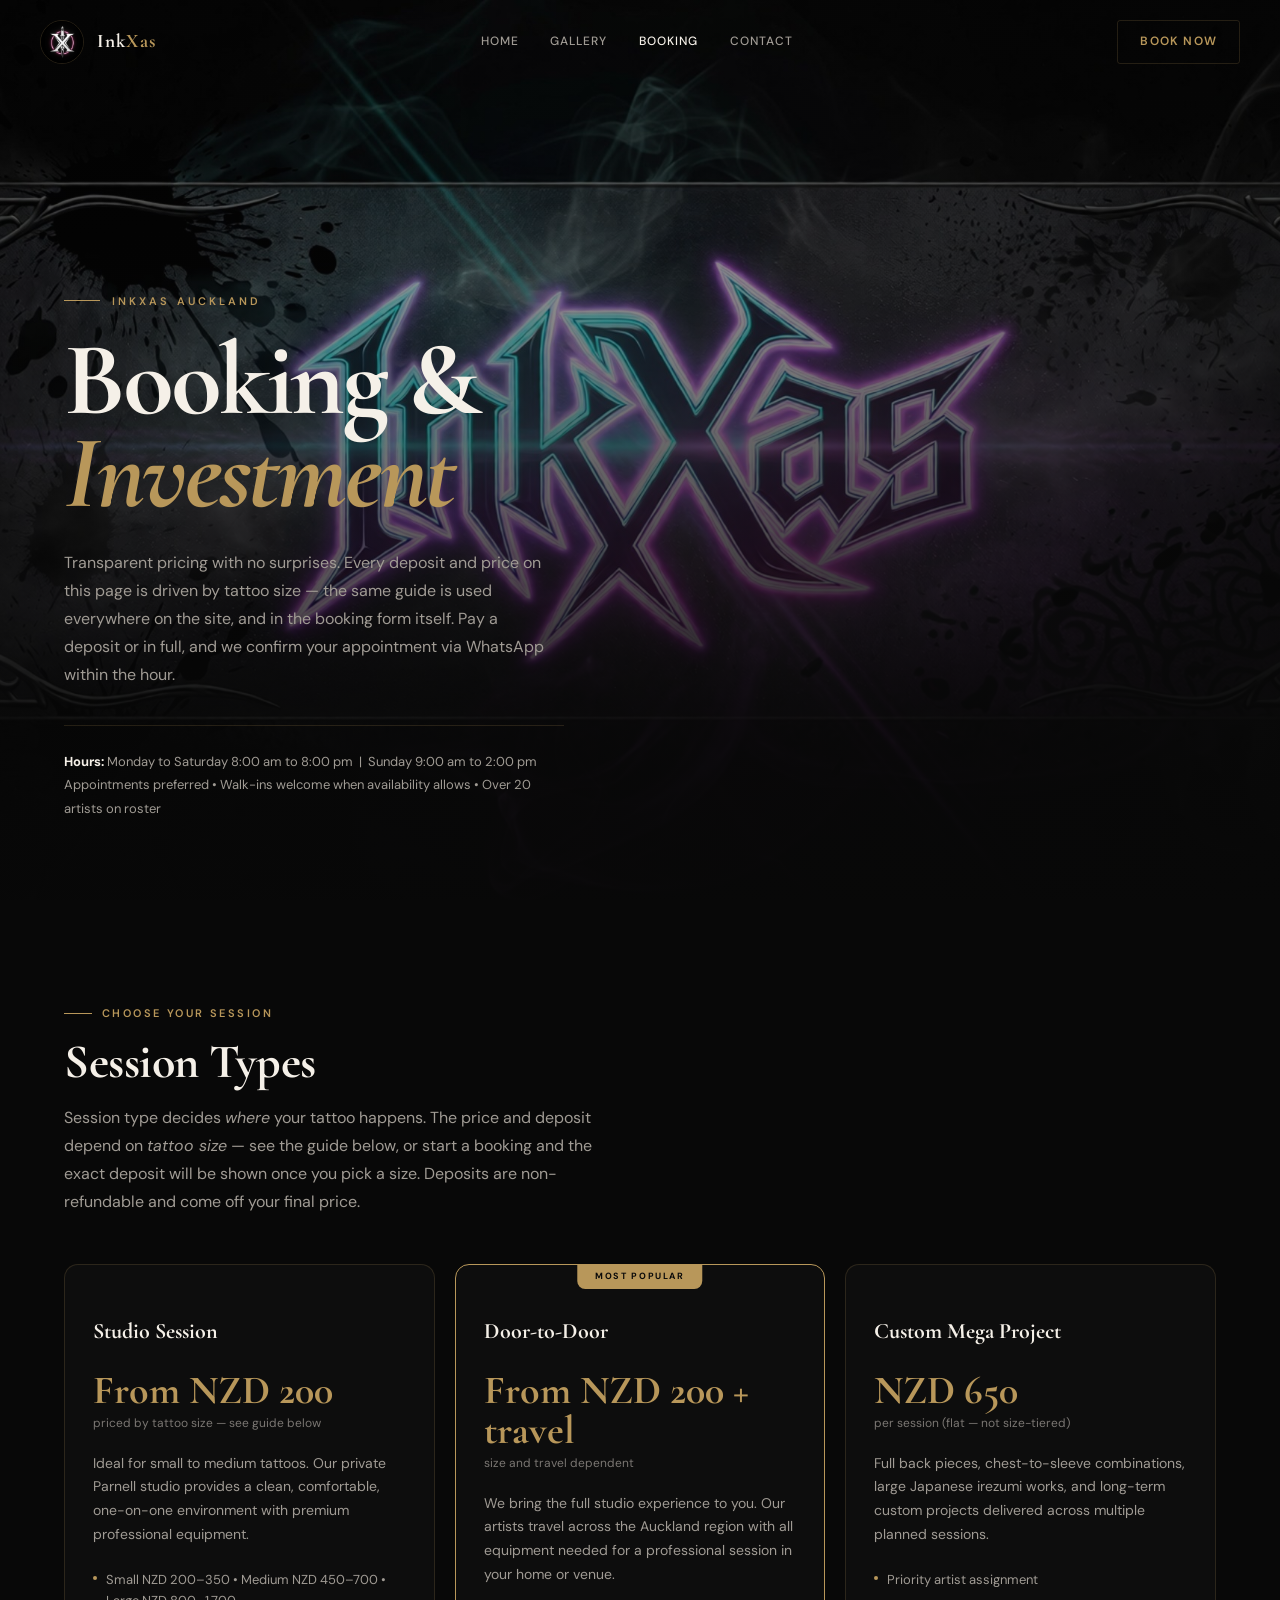
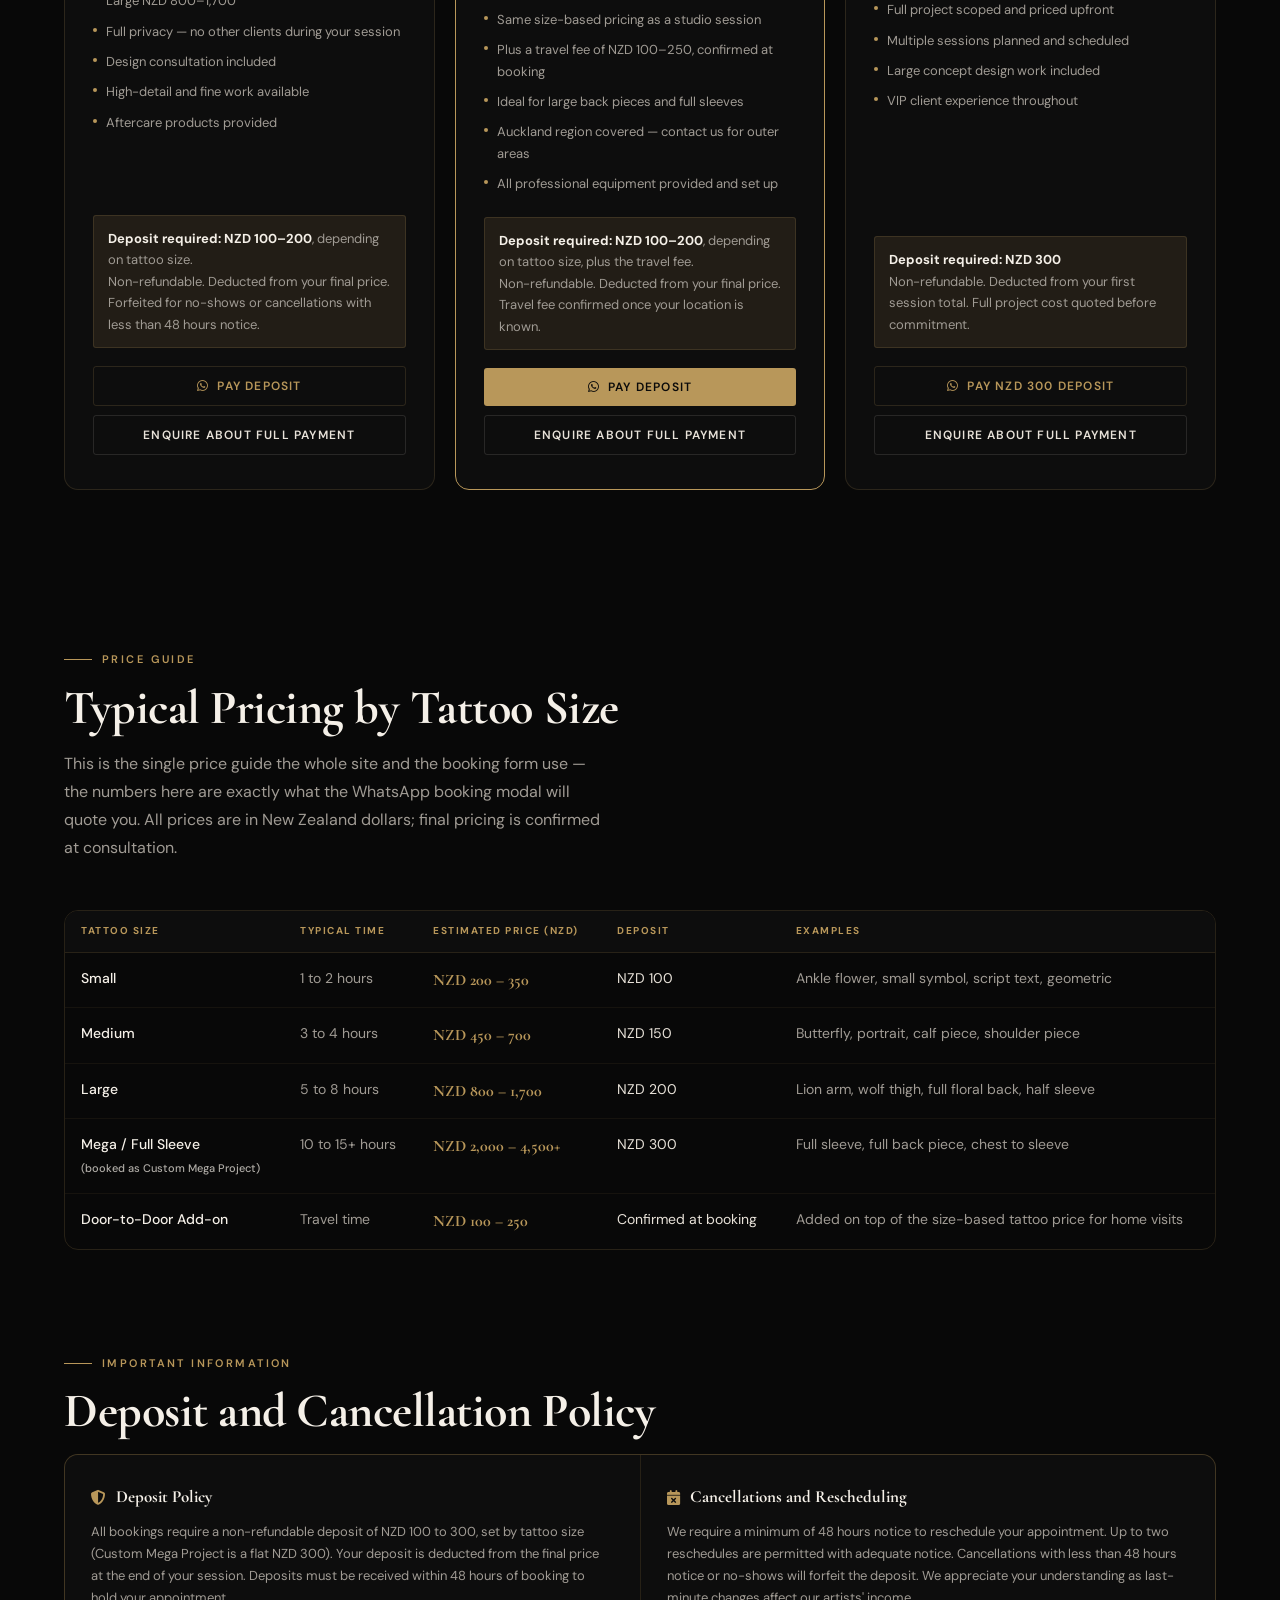
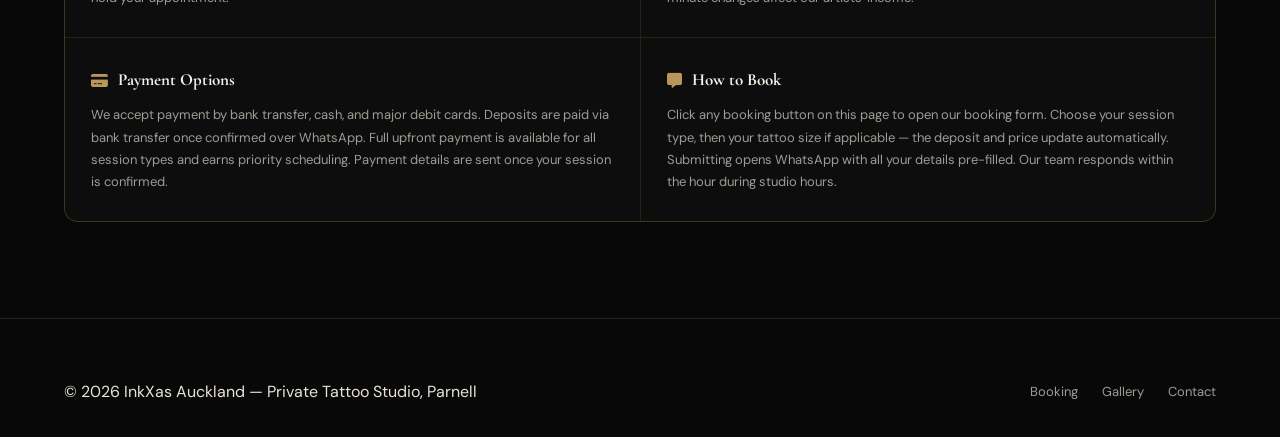
<file: pages/book.html>
<!DOCTYPE html>
<html lang="en-NZ">
<head>
  <meta charset="utf-8" />
  <meta name="viewport" content="width=device-width, initial-scale=1" />
  <title>Booking | InkXas Auckland — Private Tattoo Studio</title>
  <meta name="description" content="Book your tattoo session with InkXas Auckland. Studio sessions, door-to-door service, and custom mega projects. Pay deposit or in full via WhatsApp." />
  <link href="https://fonts.googleapis.com/css2?family=Cormorant+Garamond:ital,wght@0,400;0,600;0,700;1,400;1,600&family=DM+Sans:opsz,wght@9..40,300;9..40,400;9..40,500;9..40,600&display=swap" rel="stylesheet">
  <link rel="stylesheet" href="../styles/main.css">
  <link rel="stylesheet" href="https://cdnjs.cloudflare.com/ajax/libs/font-awesome/6.7.2/css/all.min.css">
</head>
<body>

  <!-- HEADER -->
  <header class="site-header" id="siteHeader">
    <div class="container header-inner">
      <a class="logo" href="../index.html">
        <img src="../pages/gallery/inkxaslogo.jpg" alt="InkXas Auckland logo" class="logo-img">
        <span class="logo-text">Ink<span>Xas</span></span>
      </a>
      <nav class="nav" id="nav">
        <ul class="nav-list" id="navList">
          <li><a href="../index.html"  class="nav-link">Home</a></li>
          <li><a href="./gallery.html" class="nav-link">Gallery</a></li>
          <li><a href="./book.html"    class="nav-link active">Booking</a></li>
          <li><a href="./contact.html" class="nav-link">Contact</a></li>
          <button class="nav-close" id="navClose" aria-label="Close menu">
            <i class="fa-solid fa-xmark"></i>
          </button>
        </ul>
      </nav>
      <div class="header-actions">
        <a class="btn btn-outline" href="./book.html">Book Now</a>
        <button id="navToggle" class="nav-toggle" aria-label="Open menu">
          <i class="fa-solid fa-bars"></i>
        </button>
      </div>
    </div>
  </header>

  <!-- HERO -->
  <section class="hero" aria-labelledby="bookHeroTitle">
    <div class="hero-bg" aria-hidden="true">
      <img src="../pages/gallery/inkxashero1.jpg" alt="" class="hero-bg-img">
      <div class="hero-overlay"></div>
    </div>
    <div class="hero-inner container">
      <div class="hero-content">
        <p class="hero-eyebrow">InkXas Auckland</p>
        <h1 id="bookHeroTitle" class="hero-title">Booking &amp; <em>Investment</em></h1>
        <p class="hero-sub">Transparent pricing with no surprises. Every deposit and price on this page is driven by tattoo size — the same guide is used everywhere on the site, and in the booking form itself. Pay a deposit or in full, and we confirm your appointment via WhatsApp within the hour.</p>
        <div class="hero-info">
          <p><strong>Hours:</strong> Monday to Saturday 8:00 am to 8:00 pm &nbsp;|&nbsp; Sunday 9:00 am to 2:00 pm</p>
          <p>Appointments preferred &bull; Walk-ins welcome when availability allows &bull; Over 20 artists on roster</p>
        </div>
      </div>
    </div>
  </section>

  <!-- SESSION TYPES -->
  <section class="section" id="sessions">
    <div class="container">
      <p class="section-eyebrow">Choose Your Session</p>
      <h2 class="section-title">Session Types</h2>
      <p class="section-lead">Session type decides <em>where</em> your tattoo happens. The price and deposit depend on <em>tattoo size</em> — see the guide below, or start a booking and the exact deposit will be shown once you pick a size. Deposits are non-refundable and come off your final price.</p>

      <div class="sessions-grid">

        <!-- Studio -->
        <div class="session-card">
          <h3>Studio Session</h3>
          <div class="session-price">From NZD 200</div>
          <p class="session-price-note">priced by tattoo size — see guide below</p>
          <p class="session-desc">Ideal for small to medium tattoos. Our private Parnell studio provides a clean, comfortable, one-on-one environment with premium professional equipment.</p>
          <ul class="session-features">
            <li>Small NZD 200–350 &bull; Medium NZD 450–700 &bull; Large NZD 800–1,700</li>
            <li>Full privacy — no other clients during your session</li>
            <li>Design consultation included</li>
            <li>High-detail and fine work available</li>
            <li>Aftercare products provided</li>
          </ul>
          <div class="session-deposit-box">
            <strong>Deposit required: NZD 100–200</strong>, depending on tattoo size.<br>
            Non-refundable. Deducted from your final price. Forfeited for no-shows or cancellations with less than 48 hours notice.
          </div>
          <div class="session-actions">
            <button class="btn btn-outline" data-wa-session="Studio Session" data-pay-type="deposit">
              <i class="fa-brands fa-whatsapp"></i> Pay Deposit
            </button>
            <button class="btn btn-ghost" data-wa-session="Studio Session" data-pay-type="full">
              Enquire About Full Payment
            </button>
          </div>
        </div>

        <!-- Door to Door -->
        <div class="session-card featured">
          <div class="session-popular">Most Popular</div>
          <h3>Door-to-Door</h3>
          <div class="session-price">From NZD 200 + travel</div>
          <p class="session-price-note">size and travel dependent</p>
          <p class="session-desc">We bring the full studio experience to you. Our artists travel across the Auckland region with all equipment needed for a professional session in your home or venue.</p>
          <ul class="session-features">
            <li>Same size-based pricing as a studio session</li>
            <li>Plus a travel fee of NZD 100–250, confirmed at booking</li>
            <li>Ideal for large back pieces and full sleeves</li>
            <li>Auckland region covered — contact us for outer areas</li>
            <li>All professional equipment provided and set up</li>
          </ul>
          <div class="session-deposit-box">
            <strong>Deposit required: NZD 100–200</strong>, depending on tattoo size, plus the travel fee.<br>
            Non-refundable. Deducted from your final price. Travel fee confirmed once your location is known.
          </div>
          <div class="session-actions">
            <button class="btn btn-primary" data-wa-session="Door-to-Door" data-pay-type="deposit">
              <i class="fa-brands fa-whatsapp"></i> Pay Deposit
            </button>
            <button class="btn btn-ghost" data-wa-session="Door-to-Door" data-pay-type="full">
              Enquire About Full Payment
            </button>
          </div>
        </div>

        <!-- Mega Project -->
        <div class="session-card">
          <h3>Custom Mega Project</h3>
          <div class="session-price">NZD 650</div>
          <p class="session-price-note">per session (flat — not size-tiered)</p>
          <p class="session-desc">Full back pieces, chest-to-sleeve combinations, large Japanese irezumi works, and long-term custom projects delivered across multiple planned sessions.</p>
          <ul class="session-features">
            <li>Priority artist assignment</li>
            <li>Full project scoped and priced upfront</li>
            <li>Multiple sessions planned and scheduled</li>
            <li>Large concept design work included</li>
            <li>VIP client experience throughout</li>
          </ul>
          <div class="session-deposit-box">
            <strong>Deposit required: NZD 300</strong><br>
            Non-refundable. Deducted from your first session total. Full project cost quoted before commitment.
          </div>
          <div class="session-actions">
            <button class="btn btn-outline" data-wa-session="Custom Mega Project" data-pay-type="deposit">
              <i class="fa-brands fa-whatsapp"></i> Pay NZD 300 Deposit
            </button>
            <button class="btn btn-ghost" data-wa-session="Custom Mega Project" data-pay-type="full">
              Enquire About Full Payment
            </button>
          </div>
        </div>

      </div>
    </div>
  </section>

  <!-- PRICING GUIDE -->
  <section class="section" style="padding-top:0;">
    <div class="container">
      <p class="section-eyebrow">Price Guide</p>
      <h2 class="section-title">Typical Pricing by Tattoo Size</h2>
      <p class="section-lead">This is the single price guide the whole site and the booking form use — the numbers here are exactly what the WhatsApp booking modal will quote you. All prices are in New Zealand dollars; final pricing is confirmed at consultation.</p>

      <div class="pricing-table-wrap">
        <table class="pricing-table">
          <thead>
            <tr>
              <th>Tattoo Size</th>
              <th>Typical Time</th>
              <th>Estimated Price (NZD)</th>
              <th>Deposit</th>
              <th>Examples</th>
            </tr>
          </thead>
          <tbody>
            <tr>
              <td>Small</td>
              <td>1 to 2 hours</td>
              <td class="price-cell">NZD 200 – 350</td>
              <td class="deposit-cell">NZD 100</td>
              <td>Ankle flower, small symbol, script text, geometric</td>
            </tr>
            <tr>
              <td>Medium</td>
              <td>3 to 4 hours</td>
              <td class="price-cell">NZD 450 – 700</td>
              <td class="deposit-cell">NZD 150</td>
              <td>Butterfly, portrait, calf piece, shoulder piece</td>
            </tr>
            <tr>
              <td>Large</td>
              <td>5 to 8 hours</td>
              <td class="price-cell">NZD 800 – 1,700</td>
              <td class="deposit-cell">NZD 200</td>
              <td>Lion arm, wolf thigh, full floral back, half sleeve</td>
            </tr>
            <tr>
              <td>Mega / Full Sleeve<br><span style="font-size:11px; opacity:0.7;">(booked as Custom Mega Project)</span></td>
              <td>10 to 15+ hours</td>
              <td class="price-cell">NZD 2,000 – 4,500+</td>
              <td class="deposit-cell">NZD 300</td>
              <td>Full sleeve, full back piece, chest to sleeve</td>
            </tr>
            <tr>
              <td>Door-to-Door Add-on</td>
              <td>Travel time</td>
              <td class="price-cell">NZD 100 – 250</td>
              <td class="deposit-cell">Confirmed at booking</td>
              <td>Added on top of the size-based tattoo price for home visits</td>
            </tr>
          </tbody>
        </table>
      </div>
    </div>
  </section>

  <!-- DEPOSIT POLICY -->
  <section class="section" style="padding-top:0;">
    <div class="container">
      <p class="section-eyebrow">Important Information</p>
      <h2 class="section-title">Deposit and Cancellation Policy</h2>
      <div class="policy-grid">
        <div class="policy-card">
          <h4><i class="fa-solid fa-shield-halved"></i> Deposit Policy</h4>
          <p>All bookings require a non-refundable deposit of NZD 100 to 300, set by tattoo size (Custom Mega Project is a flat NZD 300). Your deposit is deducted from the final price at the end of your session. Deposits must be received within 48 hours of booking to hold your appointment.</p>
        </div>
        <div class="policy-card">
          <h4><i class="fa-solid fa-calendar-xmark"></i> Cancellations and Rescheduling</h4>
          <p>We require a minimum of 48 hours notice to reschedule your appointment. Up to two reschedules are permitted with adequate notice. Cancellations with less than 48 hours notice or no-shows will forfeit the deposit. We appreciate your understanding as last-minute changes affect our artists' income.</p>
        </div>
        <div class="policy-card">
          <h4><i class="fa-solid fa-credit-card"></i> Payment Options</h4>
          <p>We accept payment by bank transfer, cash, and major debit cards. Deposits are paid via bank transfer once confirmed over WhatsApp. Full upfront payment is available for all session types and earns priority scheduling. Payment details are sent once your session is confirmed.</p>
        </div>
        <div class="policy-card">
          <h4><i class="fa-solid fa-message"></i> How to Book</h4>
          <p>Click any booking button on this page to open our booking form. Choose your session type, then your tattoo size if applicable — the deposit and price update automatically. Submitting opens WhatsApp with all your details pre-filled. Our team responds within the hour during studio hours.</p>
        </div>
      </div>
    </div>
  </section>

  <!-- FOOTER -->
  <footer class="footer">
    <div class="container footer-inner">
      <div>
        <p>&copy; <span data-year></span> InkXas Auckland &mdash; Private Tattoo Studio, Parnell</p>
      </div>
      <div class="footer-links">
        <a href="./book.html">Booking</a>
        <a href="./gallery.html">Gallery</a>
        <a href="./contact.html">Contact</a>
      </div>
    </div>
  </footer>

  <div id="toastNotification" class="toast-notification" aria-live="polite"></div>

  <script src="../js/main.js"></script>
</body>
</html>
</file>
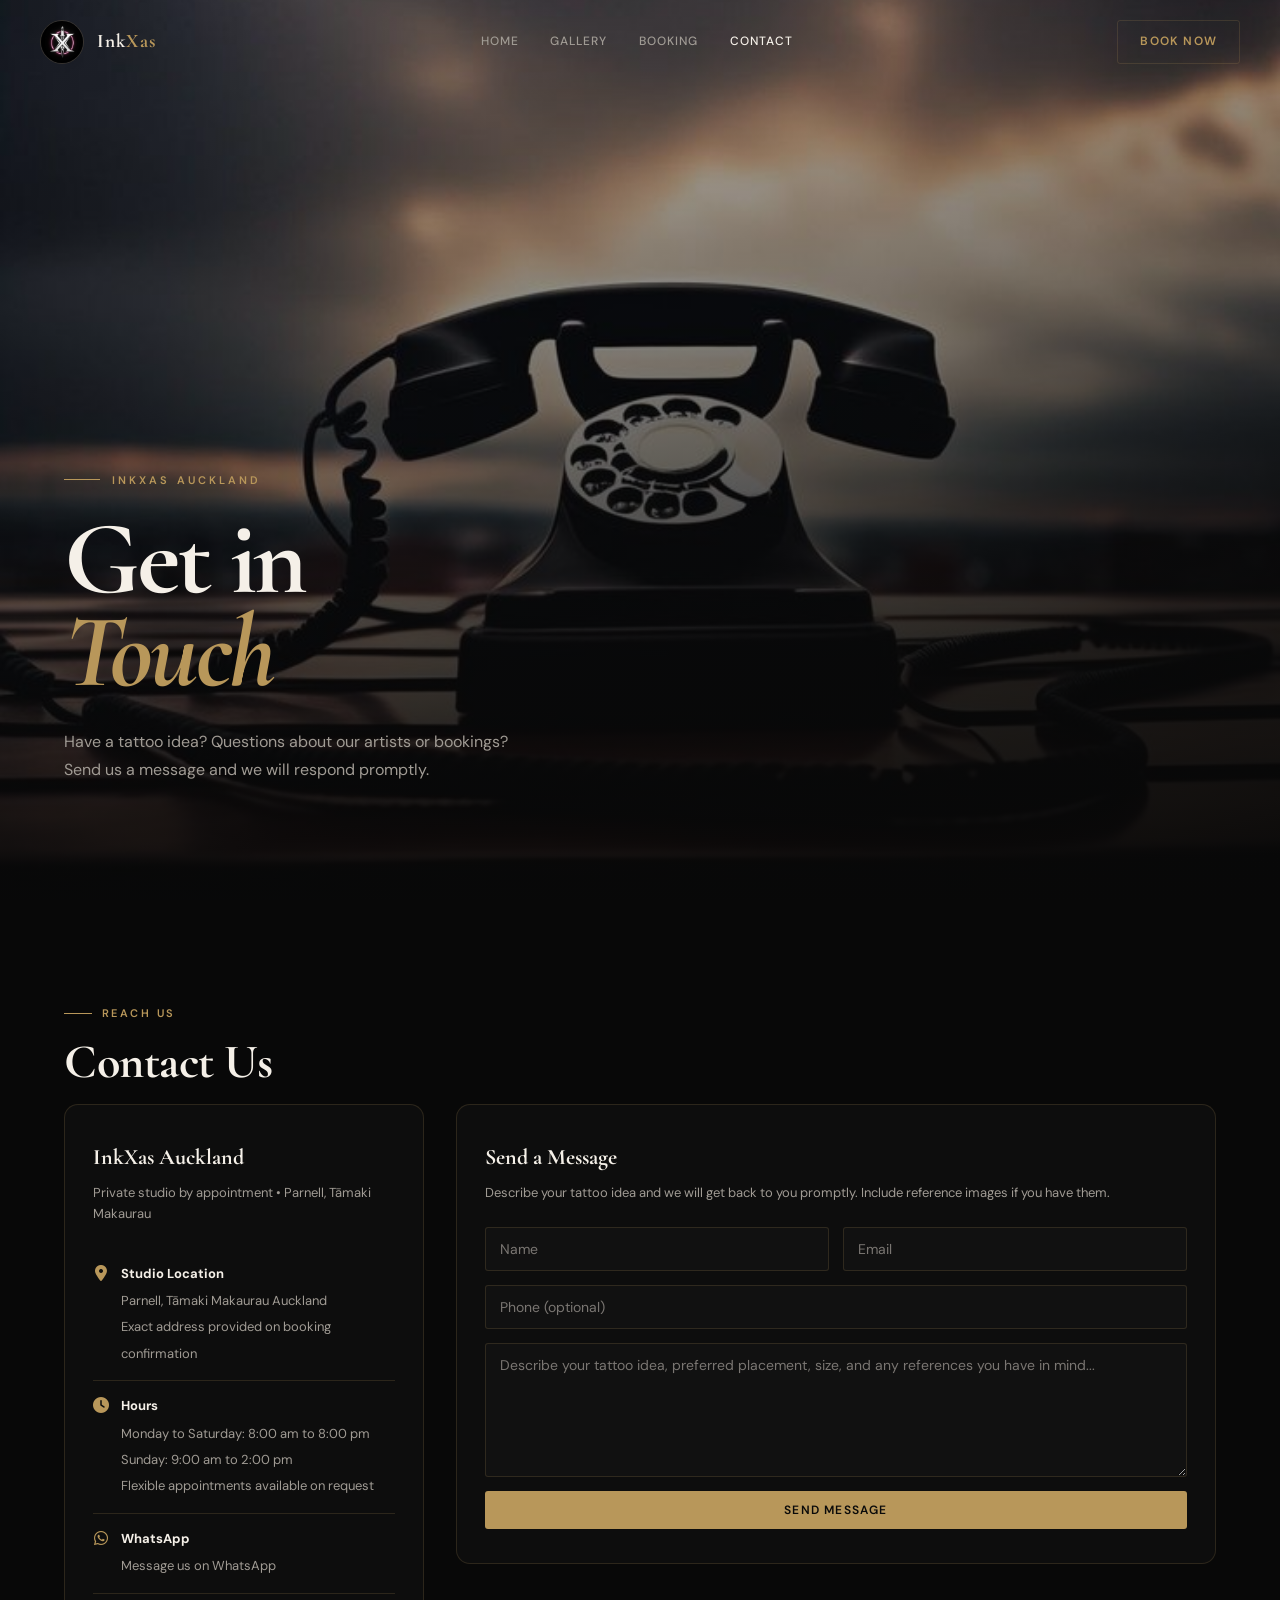
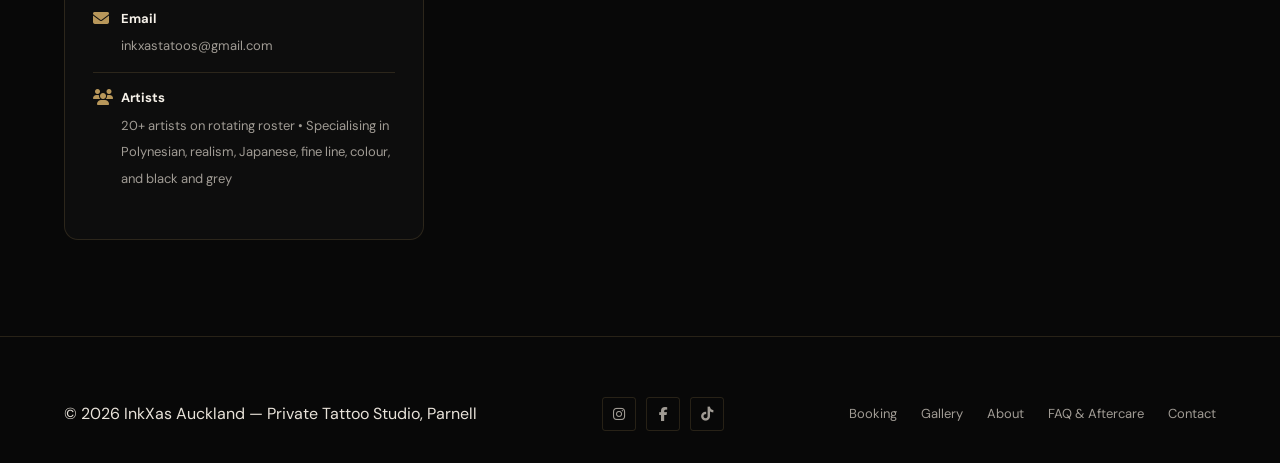
<file: pages/contact.html>
<!DOCTYPE html>
<html lang="en-NZ">
<head>
  <meta charset="utf-8" />
  <meta name="viewport" content="width=device-width, initial-scale=1" />
  <title>Contact | InkXas Auckland — Private Tattoo Studio</title>
  <meta name="description" content="Get in touch with InkXas Auckland. Private tattoo studio in Parnell. Book a session, ask about our artists, or send us your tattoo idea." />
  <link rel="icon" type="image/svg+xml" href="../favicon.svg">
  <meta name="theme-color" content="#080808">

  <!-- Open Graph -->
  <meta property="og:type" content="website">
  <meta property="og:site_name" content="InkXas Auckland">
  <meta property="og:title" content="Contact | InkXas Auckland — Private Tattoo Studio">
  <meta property="og:description" content="Get in touch with InkXas Auckland — private tattoo studio in Parnell. Book a session or send us your tattoo idea.">
  <meta property="og:image" content="https://newzealandtatt.vercel.app/pages/gallery/contactphone.jpg">
  <meta property="og:url" content="https://newzealandtatt.vercel.app/pages/contact.html">
  <meta name="twitter:card" content="summary_large_image">

  <link href="https://fonts.googleapis.com/css2?family=Cormorant+Garamond:ital,wght@0,400;0,600;0,700;1,400;1,600&family=DM+Sans:opsz,wght@9..40,300;9..40,400;9..40,500;9..40,600&display=swap" rel="stylesheet">
  <link rel="stylesheet" href="../styles/main.css">
  <link rel="stylesheet" href="https://cdnjs.cloudflare.com/ajax/libs/font-awesome/6.7.2/css/all.min.css">
</head>
<body>

  <!-- HEADER -->
  <header class="site-header" id="siteHeader">
    <div class="container header-inner">
      <a class="logo" href="../index.html">
        <img src="./gallery/inkxaslogo.jpg" alt="InkXas Auckland logo" class="logo-img">
        <span class="logo-text">Ink<span>Xas</span></span>
      </a>
      <nav class="nav" id="nav">
        <ul class="nav-list" id="navList">
          <li><a href="../index.html"  class="nav-link">Home</a></li>
          <li><a href="./gallery.html" class="nav-link">Gallery</a></li>
          <li><a href="./book.html"    class="nav-link">Booking</a></li>
          <li><a href="./contact.html" class="nav-link active">Contact</a></li>
          <button class="nav-close" id="navClose" aria-label="Close menu">
            <i class="fa-solid fa-xmark"></i>
          </button>
        </ul>
      </nav>
      <div class="header-actions">
        <a class="btn btn-outline" href="./book.html">Book Now</a>
        <button id="navToggle" class="nav-toggle" aria-label="Open menu">
          <i class="fa-solid fa-bars"></i>
        </button>
      </div>
    </div>
  </header>

  <!-- HERO -->
  <section class="hero" aria-labelledby="contactHeroTitle">
    <div class="hero-bg" aria-hidden="true">
      <img src="./gallery/contactphone.jpg" alt="" class="hero-bg-img">
      <div class="hero-overlay"></div>
    </div>
    <div class="hero-inner container">
      <div class="hero-content">
        <p class="hero-eyebrow">InkXas Auckland</p>
        <h1 id="contactHeroTitle" class="hero-title">Get in <em>Touch</em></h1>
        <p class="hero-sub">Have a tattoo idea? Questions about our artists or bookings? Send us a message and we will respond promptly.</p>
      </div>
    </div>
  </section>

  <!-- CONTACT -->
  <section class="section contact">
    <div class="container">
      <p class="section-eyebrow">Reach Us</p>
      <h2 class="section-title">Contact Us</h2>

      <div class="contact-grid">

        <div class="contact-info-card">
          <h3>InkXas Auckland</h3>
          <p class="card-sub">Private studio by appointment &bull; Parnell, Tāmaki Makaurau</p>

          <div class="contact-detail-row">
            <i class="fa-solid fa-location-dot"></i>
            <div>
              <strong>Studio Location</strong>
              <span>Parnell, Tāmaki Makaurau Auckland<br>Exact address provided on booking confirmation</span>
            </div>
          </div>

          <div class="contact-detail-row">
            <i class="fa-solid fa-clock"></i>
            <div>
              <strong>Hours</strong>
              <span>Monday to Saturday: 8:00 am to 8:00 pm<br>Sunday: 9:00 am to 2:00 pm<br>Flexible appointments available on request</span>
            </div>
          </div>

          <div class="contact-detail-row">
            <i class="fa-brands fa-whatsapp"></i>
            <div>
              <strong>WhatsApp</strong>
              <a id="contactWaLink" href="#" target="_blank" rel="noopener">Message us on WhatsApp</a>
            </div>
          </div>

          <div class="contact-detail-row">
            <i class="fa-solid fa-envelope"></i>
            <div>
              <strong>Email</strong>
              <a href="mailto:inkxastatoos@gmail.com">inkxastatoos@gmail.com</a>
            </div>
          </div>

          <div class="contact-detail-row">
            <i class="fa-solid fa-users"></i>
            <div>
              <strong>Artists</strong>
              <span>20+ artists on rotating roster &bull; Specialising in Polynesian, realism, Japanese, fine line, colour, and black and grey</span>
            </div>
          </div>
        </div>

        <div class="contact-form-wrap">
          <h3>Send a Message</h3>
          <p class="card-sub">Describe your tattoo idea and we will get back to you promptly. Include reference images if you have them.</p>
          <form id="contactForm" class="contact-form" action="https://formspree.io/f/mblvzvnj" method="POST">
            <div class="form-row">
              <input name="name"  type="text"  placeholder="Name"  required />
              <input name="email" type="email" placeholder="Email" required />
            </div>
            <input name="phone" type="text" placeholder="Phone (optional)" />
            <textarea name="message" placeholder="Describe your tattoo idea, preferred placement, size, and any references you have in mind..." rows="6" required></textarea>
            <button type="submit" class="btn btn-primary">Send Message</button>
          </form>
        </div>

      </div>
    </div>
  </section>

  <!-- FOOTER -->
  <footer class="footer">
    <div class="container footer-inner">
      <p>&copy; <span data-year></span> InkXas Auckland &mdash; Private Tattoo Studio, Parnell</p>
      <div class="footer-social">
        <a href="https://instagram.com/inkxasauckland" class="social-link" target="_blank" rel="noopener" aria-label="Instagram"><i class="fa-brands fa-instagram"></i></a>
        <a href="https://facebook.com/inkxasauckland" class="social-link" target="_blank" rel="noopener" aria-label="Facebook"><i class="fa-brands fa-facebook-f"></i></a>
        <a href="https://tiktok.com/@inkxasauckland" class="social-link" target="_blank" rel="noopener" aria-label="TikTok"><i class="fa-brands fa-tiktok"></i></a>
      </div>
      <div class="footer-links">
        <a href="./book.html">Booking</a>
        <a href="./gallery.html">Gallery</a>
        <a href="./about.html">About</a>
        <a href="./faq.html">FAQ &amp; Aftercare</a>
        <a href="./contact.html">Contact</a>
      </div>
    </div>
  </footer>

  <div id="toastNotification" class="toast-notification" aria-live="polite"></div>

  <script src="../js/main.js"></script>
</body>
</html>
</file>
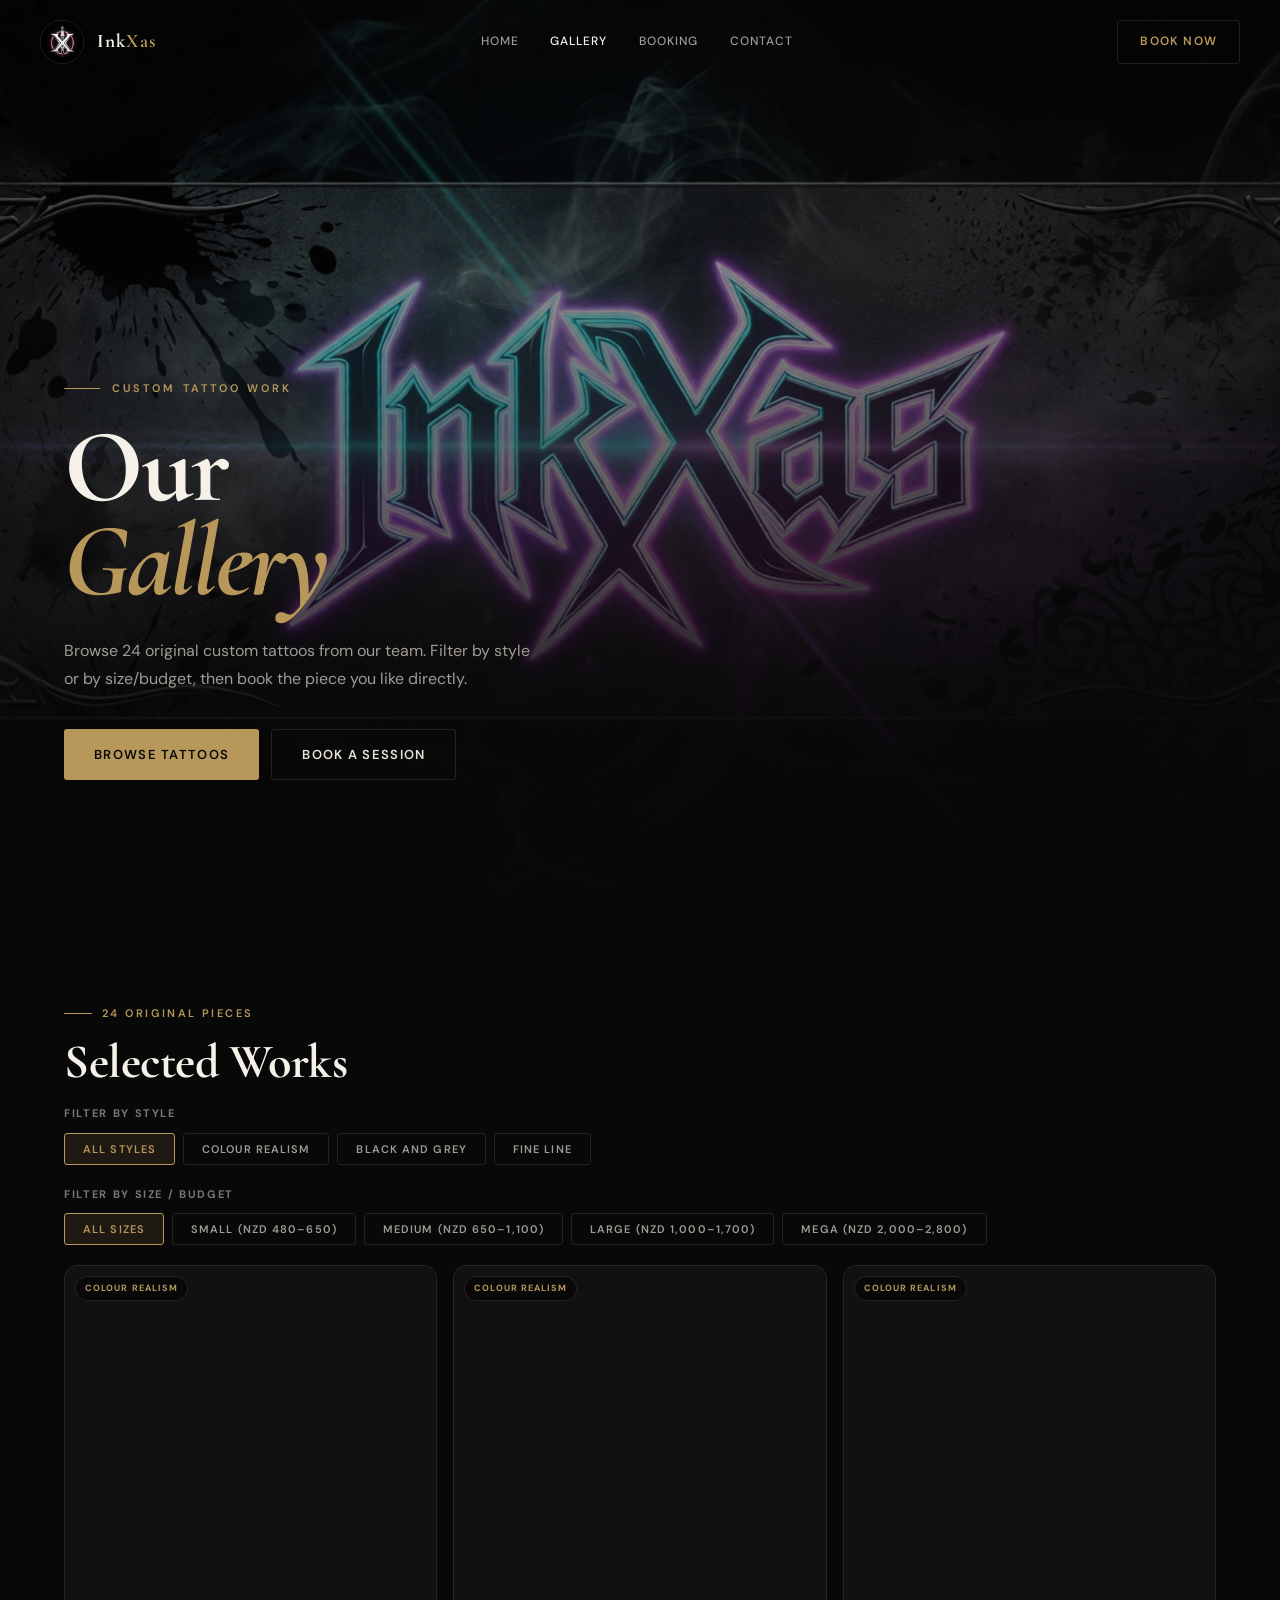
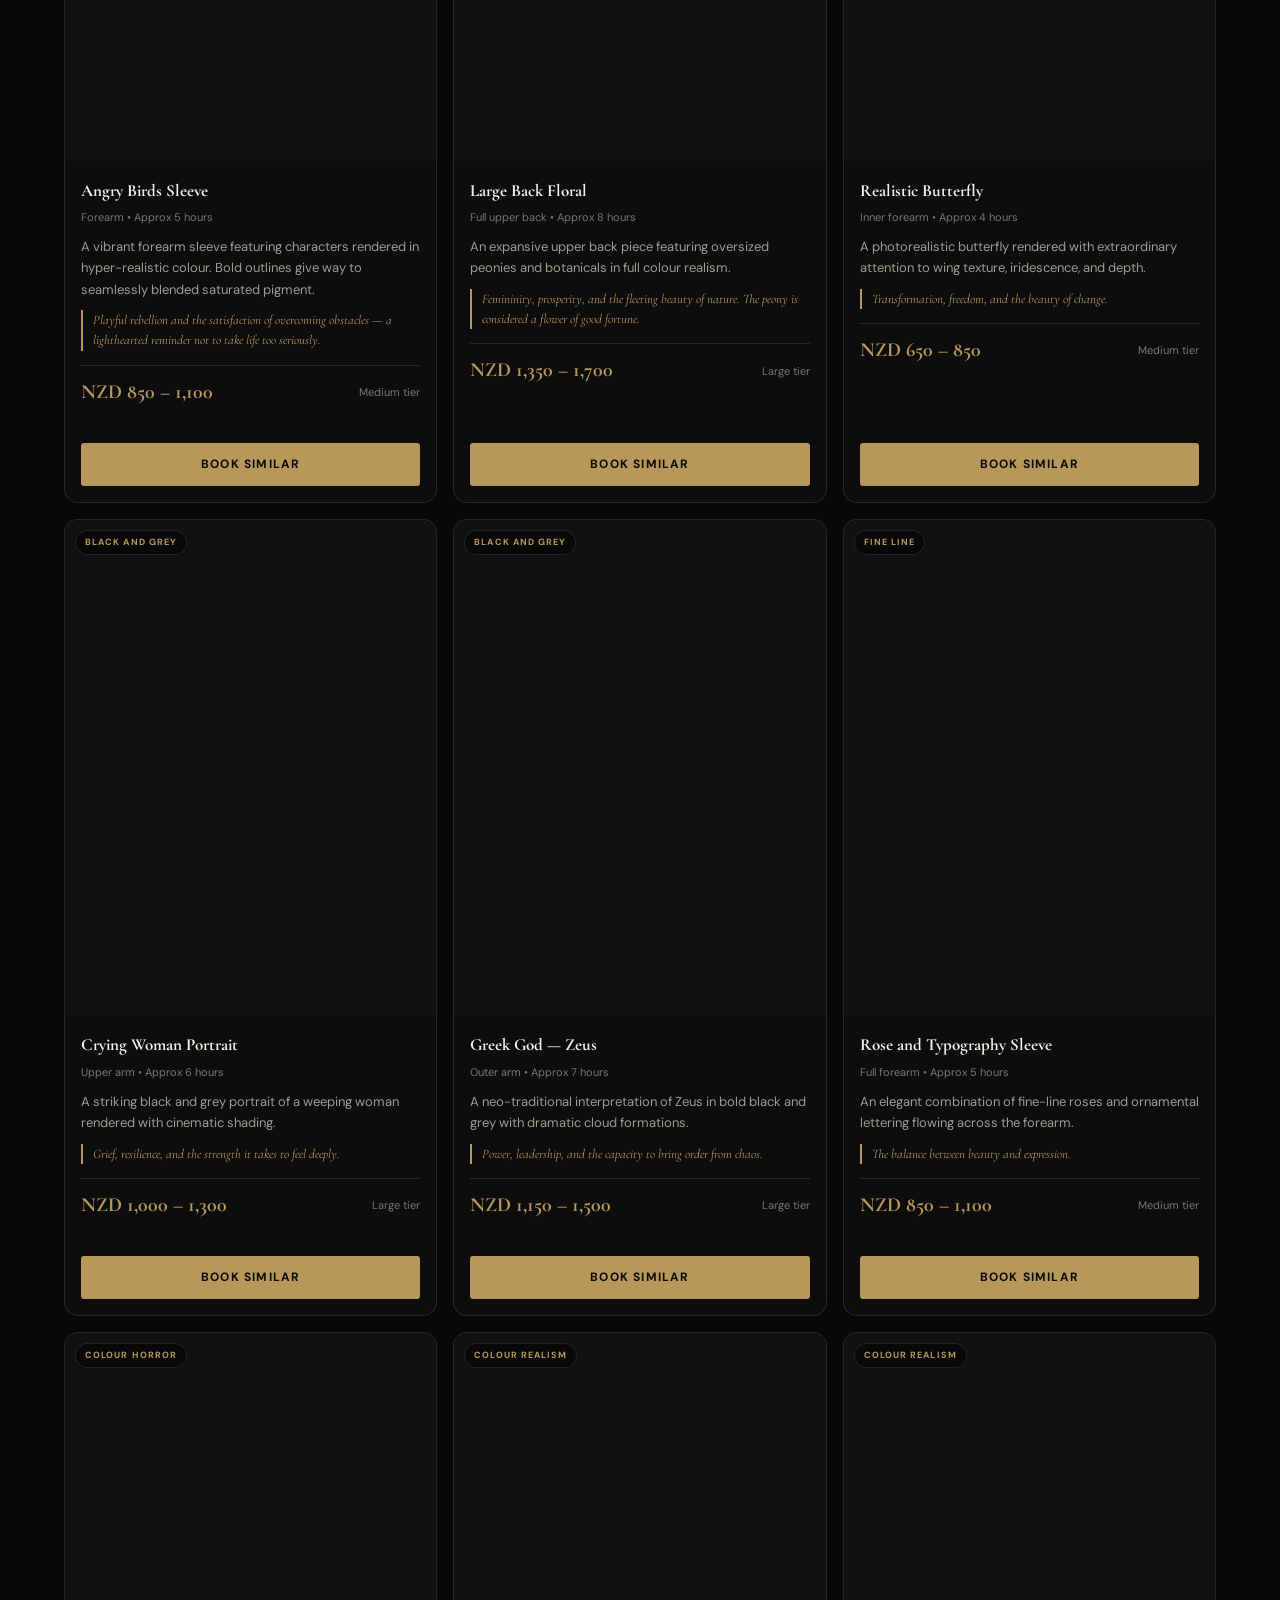
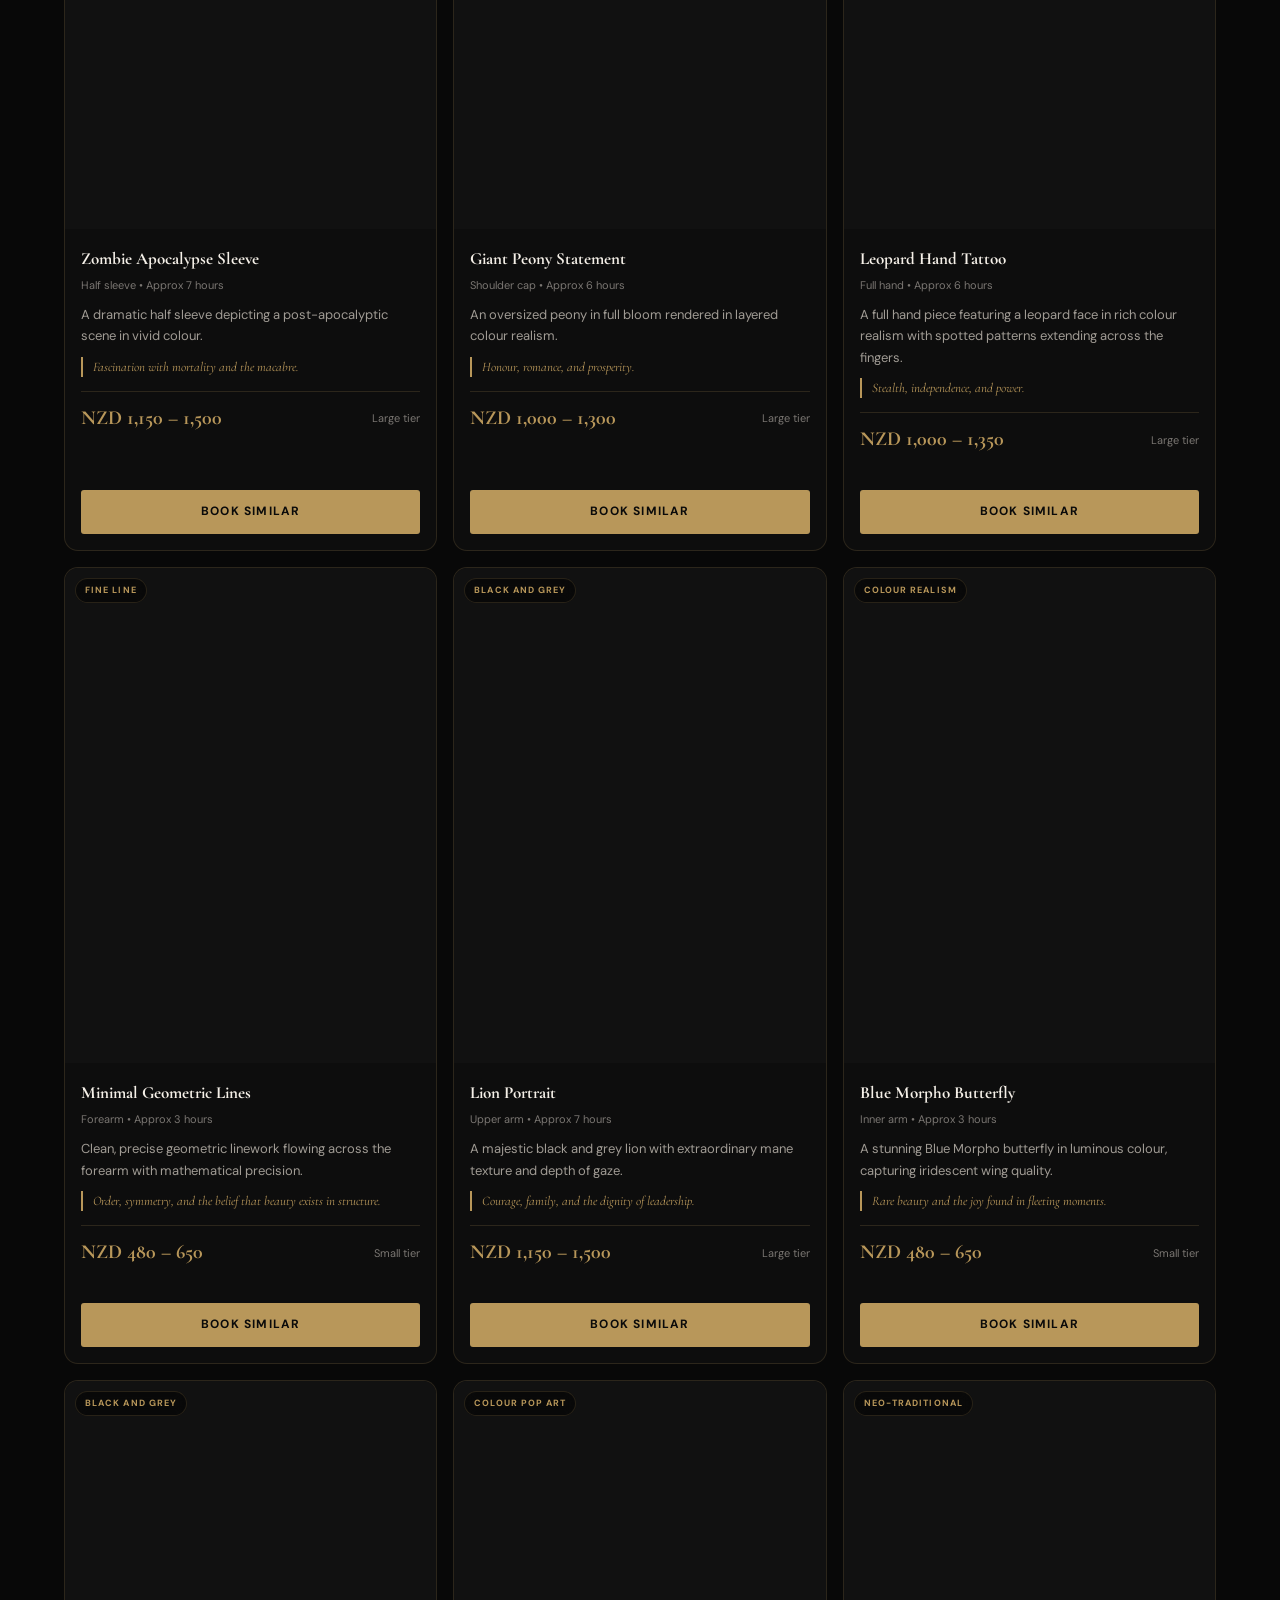
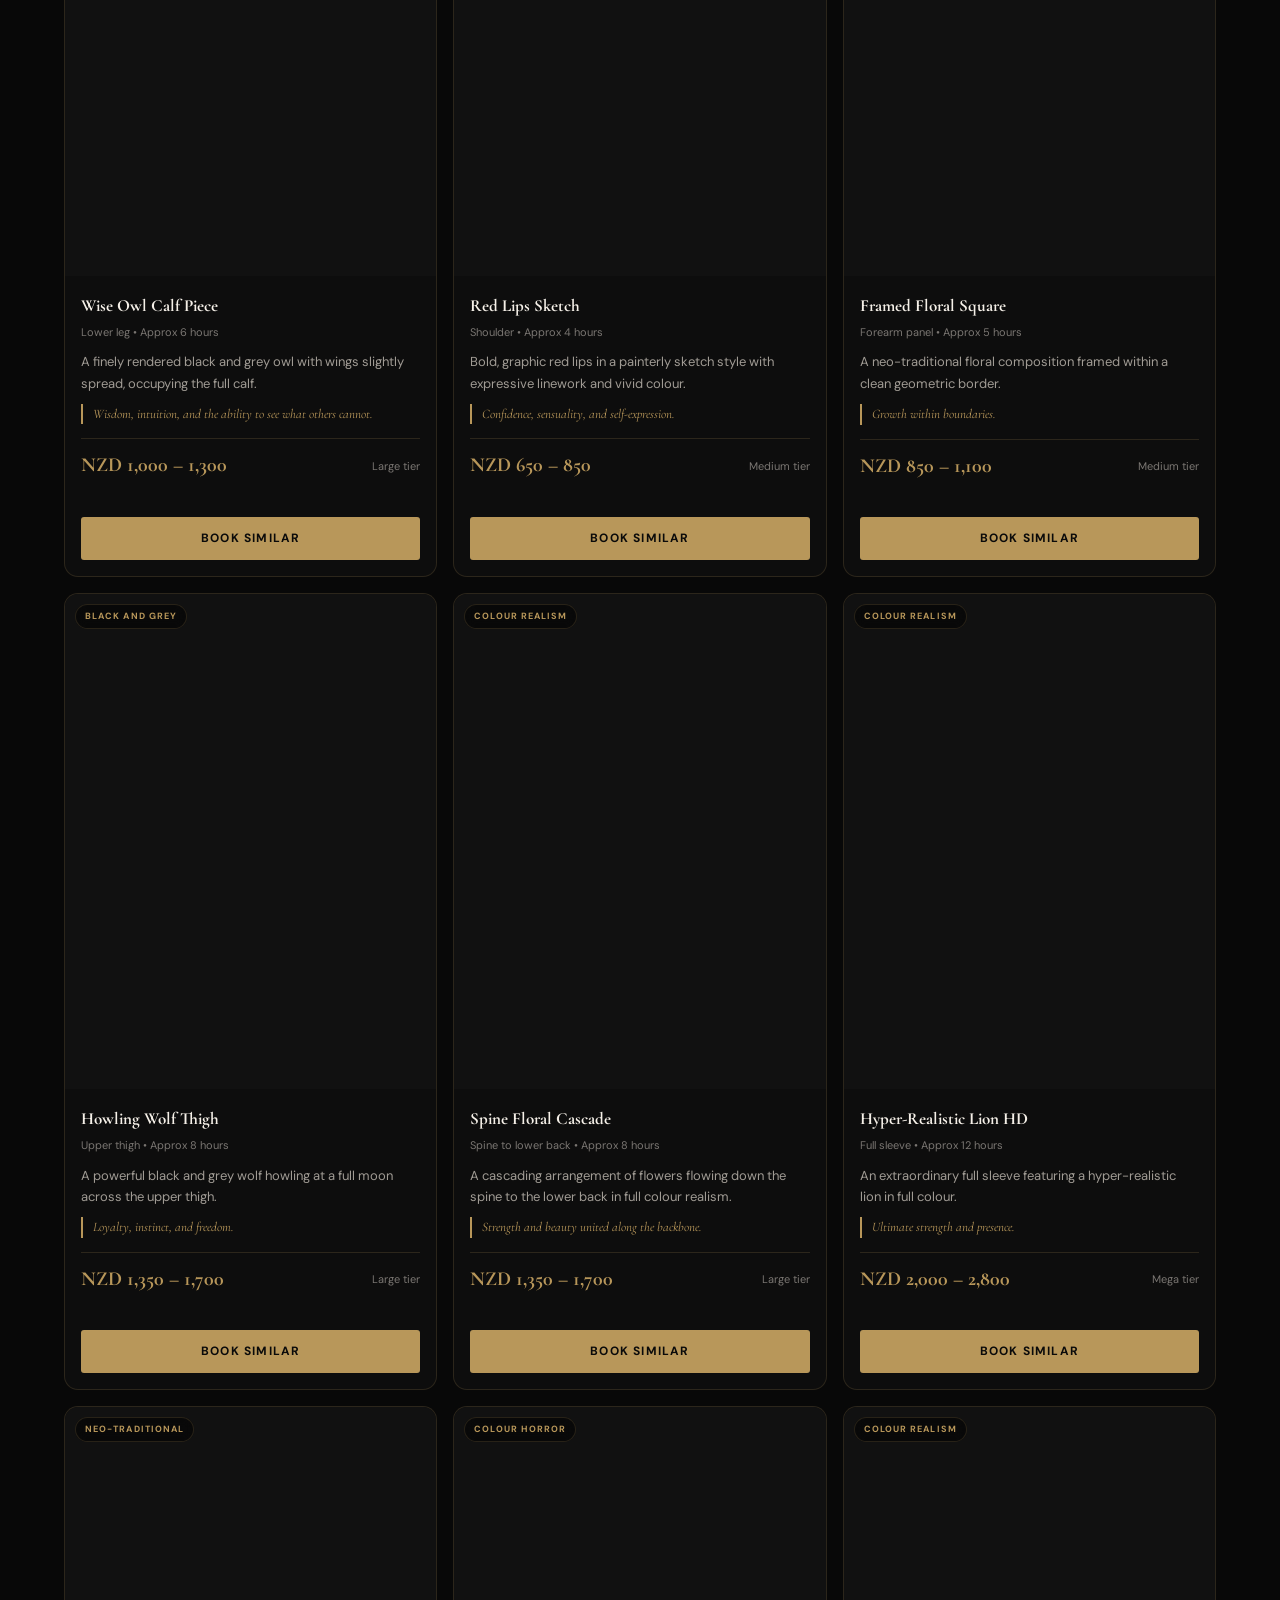
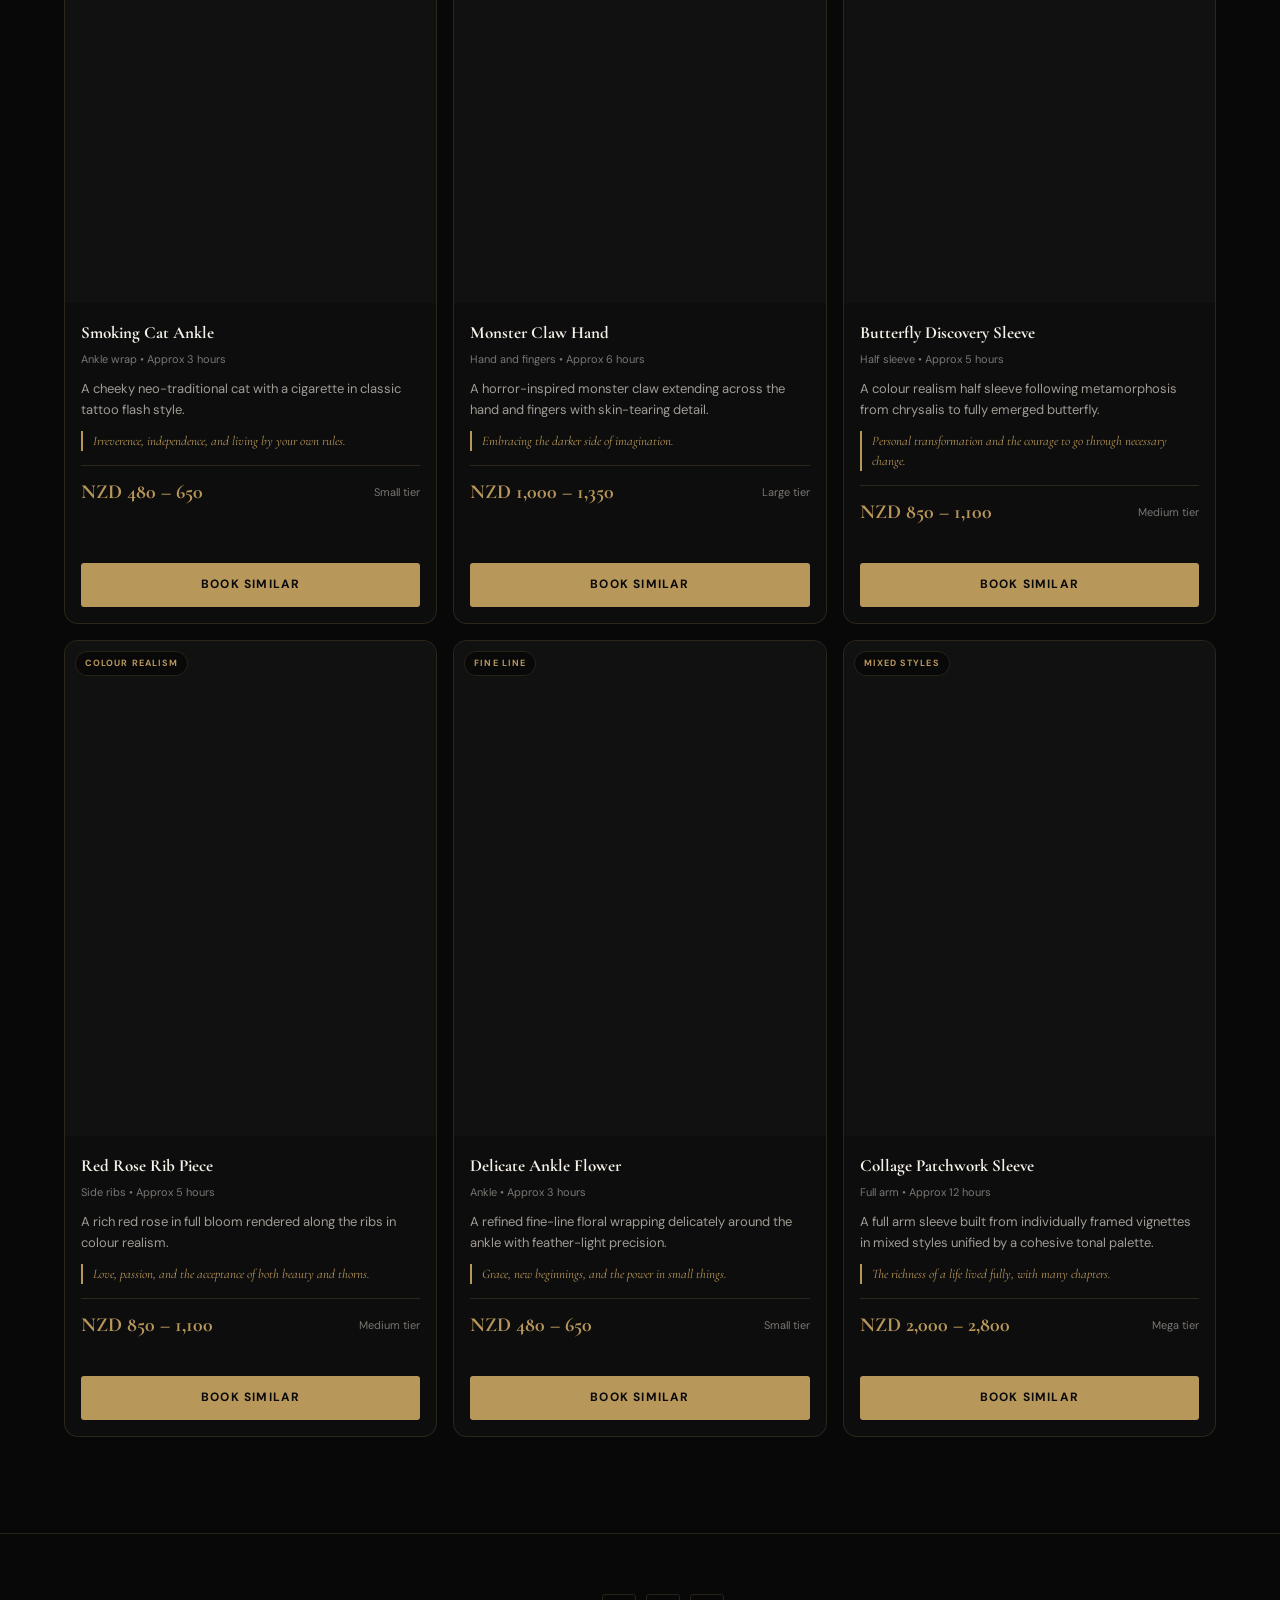
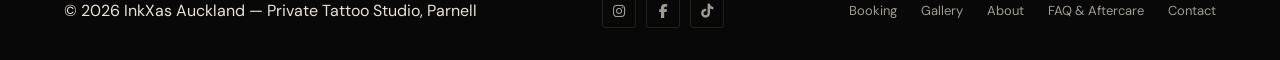
<file: pages/gallery.html>
<!DOCTYPE html>
<html lang="en-NZ">
<head>
  <meta charset="utf-8" />
  <meta name="viewport" content="width=device-width, initial-scale=1" />
  <title>Gallery | InkXas Auckland — Custom Tattoo Studio</title>
  <meta name="description" content="Browse InkXas Auckland's full gallery of 24 custom tattoos. Each piece includes pricing, deposit details, and direct WhatsApp booking." />
  <link rel="icon" type="image/svg+xml" href="../favicon.svg">
  <meta name="theme-color" content="#080808">

  <!-- Open Graph -->
  <meta property="og:type" content="website">
  <meta property="og:site_name" content="InkXas Auckland">
  <meta property="og:title" content="Gallery | InkXas Auckland — Custom Tattoo Studio">
  <meta property="og:description" content="Browse InkXas Auckland's full gallery of 24 custom tattoos, filterable by style and by size/budget.">
  <meta property="og:image" content="https://newzealandtatt.vercel.app/pages/gallery/inkxashero1.jpg">
  <meta property="og:url" content="https://newzealandtatt.vercel.app/pages/gallery.html">
  <meta name="twitter:card" content="summary_large_image">

  <link href="https://fonts.googleapis.com/css2?family=Cormorant+Garamond:ital,wght@0,400;0,600;0,700;1,400;1,600&family=DM+Sans:opsz,wght@9..40,300;9..40,400;9..40,500;9..40,600&display=swap" rel="stylesheet">
  <link rel="stylesheet" href="../styles/main.css">
  <link rel="stylesheet" href="https://cdnjs.cloudflare.com/ajax/libs/font-awesome/6.7.2/css/all.min.css">
</head>
<body>

  <!-- HEADER -->
  <header class="site-header" id="siteHeader">
    <div class="container header-inner">
      <a class="logo" href="../index.html">
        <img src="./gallery/inkxaslogo.jpg" alt="InkXas Auckland logo" class="logo-img">
        <span class="logo-text">Ink<span>Xas</span></span>
      </a>
      <nav class="nav" id="nav">
        <ul class="nav-list" id="navList" aria-hidden="true">
          <li><a href="../index.html"   class="nav-link">Home</a></li>
          <li><a href="./gallery.html"  class="nav-link active">Gallery</a></li>
          <li><a href="./book.html"     class="nav-link">Booking</a></li>
          <li><a href="./contact.html"  class="nav-link">Contact</a></li>
          <button class="nav-close" id="navClose" aria-label="Close menu">
            <i class="fa-solid fa-xmark"></i>
          </button>
        </ul>
      </nav>
      <div class="header-actions">
        <a class="btn btn-outline" href="./book.html">Book Now</a>
        <button id="navToggle" class="nav-toggle" aria-label="Open menu">
          <i class="fa-solid fa-bars"></i>
        </button>
      </div>
    </div>
  </header>

  <!-- HERO -->
  <section class="hero" aria-labelledby="galleryHeroTitle">
    <div class="hero-bg" aria-hidden="true">
      <img src="./gallery/inkxashero1.jpg" alt="" class="hero-bg-img">
      <div class="hero-overlay"></div>
    </div>
    <div class="hero-inner container">
      <div class="hero-content">
        <p class="hero-eyebrow">Custom Tattoo Work</p>
        <h1 id="galleryHeroTitle" class="hero-title">Our <em>Gallery</em></h1>
        <p class="hero-sub">Browse 24 original custom tattoos from our team. Filter by style or by size/budget, then book the piece you like directly.</p>
        <div class="hero-ctas">
          <a class="btn btn-primary btn-lg" href="#tattooGrid">Browse Tattoos</a>
          <a class="btn btn-ghost btn-lg"   href="./book.html">Book a Session</a>
        </div>
      </div>
    </div>
  </section>

  <!-- GALLERY -->
  <section id="tattooGrid" class="section gallery">
    <div class="container">
      <p class="section-eyebrow">24 Original Pieces</p>
      <h2 class="section-title">Selected Works</h2>

      <!-- STYLE FILTER -->
      <div class="gallery-filter-group">
        <p class="filter-label">Filter by Style</p>
        <div class="gallery-filter" id="styleFilters">
          <button class="filter-btn active" data-filter="all">All Styles</button>
          <button class="filter-btn" data-filter="colour">Colour Realism</button>
          <button class="filter-btn" data-filter="blackgrey">Black and Grey</button>
          <button class="filter-btn" data-filter="fineline">Fine Line</button>
        </div>
      </div>

      <!-- SIZE / BUDGET FILTER -->
      <div class="gallery-filter-group">
        <p class="filter-label">Filter by Size / Budget</p>
        <div class="gallery-filter" id="tierFilters">
          <button class="filter-btn active" data-tier-filter="all">All Sizes</button>
          <button class="filter-btn" data-tier-filter="small">Small (NZD 480–650)</button>
          <button class="filter-btn" data-tier-filter="medium">Medium (NZD 650–1,100)</button>
          <button class="filter-btn" data-tier-filter="large">Large (NZD 1,000–1,700)</button>
          <button class="filter-btn" data-tier-filter="mega">Mega (NZD 2,000–2,800)</button>
        </div>
      </div>

      <div class="gallery-grid">

        <!-- 1 -->
        <div class="tattoo-card" data-category="colour" data-tier="medium">
          <div class="tattoo-media">
            <video data-src="./gallery/angry-bird.mp4" muted playsinline preload="none" loop></video>
            <span class="tattoo-badge">Colour Realism</span>
          </div>
          <div class="tattoo-info">
            <h3 class="tattoo-name">Angry Birds Sleeve</h3>
            <p class="tattoo-meta">Forearm &bull; Approx 5 hours</p>
            <p class="tattoo-description">A vibrant forearm sleeve featuring characters rendered in hyper-realistic colour. Bold outlines give way to seamlessly blended saturated pigment.</p>
            <p class="tattoo-meaning">Playful rebellion and the satisfaction of overcoming obstacles — a lighthearted reminder not to take life too seriously.</p>
            <div class="tattoo-price-row">
              <span class="tattoo-price-est" data-price-for="angry-bird">NZD —</span>
              <span class="tattoo-price-sub">Medium tier</span>
            </div>
            <div class="tattoo-actions single-action">
              <a href="./book.html?piece=angry-bird" class="book-btn">Book Similar</a>
            </div>
          </div>
        </div>

        <!-- 2 -->
        <div class="tattoo-card" data-category="colour" data-tier="large">
          <div class="tattoo-media">
            <video data-src="./gallery/back-flower.mp4" muted playsinline preload="none" loop></video>
            <span class="tattoo-badge">Colour Realism</span>
          </div>
          <div class="tattoo-info">
            <h3 class="tattoo-name">Large Back Floral</h3>
            <p class="tattoo-meta">Full upper back &bull; Approx 8 hours</p>
            <p class="tattoo-description">An expansive upper back piece featuring oversized peonies and botanicals in full colour realism.</p>
            <p class="tattoo-meaning">Femininity, prosperity, and the fleeting beauty of nature. The peony is considered a flower of good fortune.</p>
            <div class="tattoo-price-row">
              <span class="tattoo-price-est" data-price-for="back-flower">NZD —</span>
              <span class="tattoo-price-sub">Large tier</span>
            </div>
            <div class="tattoo-actions single-action">
              <a href="./book.html?piece=back-flower" class="book-btn">Book Similar</a>
            </div>
          </div>
        </div>

        <!-- 3 -->
        <div class="tattoo-card" data-category="colour" data-tier="medium">
          <div class="tattoo-media">
            <video data-src="./gallery/butterfly-arm.mp4" muted playsinline preload="none" loop></video>
            <span class="tattoo-badge">Colour Realism</span>
          </div>
          <div class="tattoo-info">
            <h3 class="tattoo-name">Realistic Butterfly</h3>
            <p class="tattoo-meta">Inner forearm &bull; Approx 4 hours</p>
            <p class="tattoo-description">A photorealistic butterfly rendered with extraordinary attention to wing texture, iridescence, and depth.</p>
            <p class="tattoo-meaning">Transformation, freedom, and the beauty of change.</p>
            <div class="tattoo-price-row">
              <span class="tattoo-price-est" data-price-for="butterfly-arm">NZD —</span>
              <span class="tattoo-price-sub">Medium tier</span>
            </div>
            <div class="tattoo-actions single-action">
              <a href="./book.html?piece=butterfly-arm" class="book-btn">Book Similar</a>
            </div>
          </div>
        </div>

        <!-- 4 -->
        <div class="tattoo-card" data-category="blackgrey" data-tier="large">
          <div class="tattoo-media">
            <video data-src="./gallery/crying-lady-arm.mp4" muted playsinline preload="none" loop></video>
            <span class="tattoo-badge">Black and Grey</span>
          </div>
          <div class="tattoo-info">
            <h3 class="tattoo-name">Crying Woman Portrait</h3>
            <p class="tattoo-meta">Upper arm &bull; Approx 6 hours</p>
            <p class="tattoo-description">A striking black and grey portrait of a weeping woman rendered with cinematic shading.</p>
            <p class="tattoo-meaning">Grief, resilience, and the strength it takes to feel deeply.</p>
            <div class="tattoo-price-row">
              <span class="tattoo-price-est" data-price-for="crying-lady">NZD —</span>
              <span class="tattoo-price-sub">Large tier</span>
            </div>
            <div class="tattoo-actions single-action">
              <a href="./book.html?piece=crying-lady" class="book-btn">Book Similar</a>
            </div>
          </div>
        </div>

        <!-- 5 -->
        <div class="tattoo-card" data-category="blackgrey" data-tier="large">
          <div class="tattoo-media">
            <video data-src="./gallery/god-arm.mp4" muted playsinline preload="none" loop></video>
            <span class="tattoo-badge">Black and Grey</span>
          </div>
          <div class="tattoo-info">
            <h3 class="tattoo-name">Greek God — Zeus</h3>
            <p class="tattoo-meta">Outer arm &bull; Approx 7 hours</p>
            <p class="tattoo-description">A neo-traditional interpretation of Zeus in bold black and grey with dramatic cloud formations.</p>
            <p class="tattoo-meaning">Power, leadership, and the capacity to bring order from chaos.</p>
            <div class="tattoo-price-row">
              <span class="tattoo-price-est" data-price-for="greek-god">NZD —</span>
              <span class="tattoo-price-sub">Large tier</span>
            </div>
            <div class="tattoo-actions single-action">
              <a href="./book.html?piece=greek-god" class="book-btn">Book Similar</a>
            </div>
          </div>
        </div>

        <!-- 6 -->
        <div class="tattoo-card" data-category="fineline" data-tier="medium">
          <div class="tattoo-media">
            <video data-src="./gallery/fonts-arm.mp4" muted playsinline preload="none" loop></video>
            <span class="tattoo-badge">Fine Line</span>
          </div>
          <div class="tattoo-info">
            <h3 class="tattoo-name">Rose and Typography Sleeve</h3>
            <p class="tattoo-meta">Full forearm &bull; Approx 5 hours</p>
            <p class="tattoo-description">An elegant combination of fine-line roses and ornamental lettering flowing across the forearm.</p>
            <p class="tattoo-meaning">The balance between beauty and expression.</p>
            <div class="tattoo-price-row">
              <span class="tattoo-price-est" data-price-for="rose-typography">NZD —</span>
              <span class="tattoo-price-sub">Medium tier</span>
            </div>
            <div class="tattoo-actions single-action">
              <a href="./book.html?piece=rose-typography" class="book-btn">Book Similar</a>
            </div>
          </div>
        </div>

        <!-- 7 -->
        <div class="tattoo-card" data-category="colour" data-tier="large">
          <div class="tattoo-media">
            <video data-src="./gallery/arm-zombie.mp4" muted playsinline preload="none" loop></video>
            <span class="tattoo-badge">Colour Horror</span>
          </div>
          <div class="tattoo-info">
            <h3 class="tattoo-name">Zombie Apocalypse Sleeve</h3>
            <p class="tattoo-meta">Half sleeve &bull; Approx 7 hours</p>
            <p class="tattoo-description">A dramatic half sleeve depicting a post-apocalyptic scene in vivid colour.</p>
            <p class="tattoo-meaning">Fascination with mortality and the macabre.</p>
            <div class="tattoo-price-row">
              <span class="tattoo-price-est" data-price-for="zombie-sleeve">NZD —</span>
              <span class="tattoo-price-sub">Large tier</span>
            </div>
            <div class="tattoo-actions single-action">
              <a href="./book.html?piece=zombie-sleeve" class="book-btn">Book Similar</a>
            </div>
          </div>
        </div>

        <!-- 8 -->
        <div class="tattoo-card" data-category="colour" data-tier="large">
          <div class="tattoo-media">
            <video data-src="./gallery/huge-flower.mp4" muted playsinline preload="none" loop></video>
            <span class="tattoo-badge">Colour Realism</span>
          </div>
          <div class="tattoo-info">
            <h3 class="tattoo-name">Giant Peony Statement</h3>
            <p class="tattoo-meta">Shoulder cap &bull; Approx 6 hours</p>
            <p class="tattoo-description">An oversized peony in full bloom rendered in layered colour realism.</p>
            <p class="tattoo-meaning">Honour, romance, and prosperity.</p>
            <div class="tattoo-price-row">
              <span class="tattoo-price-est" data-price-for="giant-peony">NZD —</span>
              <span class="tattoo-price-sub">Large tier</span>
            </div>
            <div class="tattoo-actions single-action">
              <a href="./book.html?piece=giant-peony" class="book-btn">Book Similar</a>
            </div>
          </div>
        </div>

        <!-- 9 -->
        <div class="tattoo-card" data-category="colour" data-tier="large">
          <div class="tattoo-media">
            <video data-src="./gallery/leopard-hand.mp4" muted playsinline preload="none" loop></video>
            <span class="tattoo-badge">Colour Realism</span>
          </div>
          <div class="tattoo-info">
            <h3 class="tattoo-name">Leopard Hand Tattoo</h3>
            <p class="tattoo-meta">Full hand &bull; Approx 6 hours</p>
            <p class="tattoo-description">A full hand piece featuring a leopard face in rich colour realism with spotted patterns extending across the fingers.</p>
            <p class="tattoo-meaning">Stealth, independence, and power.</p>
            <div class="tattoo-price-row">
              <span class="tattoo-price-est" data-price-for="leopard-hand">NZD —</span>
              <span class="tattoo-price-sub">Large tier</span>
            </div>
            <div class="tattoo-actions single-action">
              <a href="./book.html?piece=leopard-hand" class="book-btn">Book Similar</a>
            </div>
          </div>
        </div>

        <!-- 10 -->
        <div class="tattoo-card" data-category="fineline" data-tier="small">
          <div class="tattoo-media">
            <video data-src="./gallery/line-arm.mp4" muted playsinline preload="none" loop></video>
            <span class="tattoo-badge">Fine Line</span>
          </div>
          <div class="tattoo-info">
            <h3 class="tattoo-name">Minimal Geometric Lines</h3>
            <p class="tattoo-meta">Forearm &bull; Approx 3 hours</p>
            <p class="tattoo-description">Clean, precise geometric linework flowing across the forearm with mathematical precision.</p>
            <p class="tattoo-meaning">Order, symmetry, and the belief that beauty exists in structure.</p>
            <div class="tattoo-price-row">
              <span class="tattoo-price-est" data-price-for="geometric-lines">NZD —</span>
              <span class="tattoo-price-sub">Small tier</span>
            </div>
            <div class="tattoo-actions single-action">
              <a href="./book.html?piece=geometric-lines" class="book-btn">Book Similar</a>
            </div>
          </div>
        </div>

        <!-- 11 -->
        <div class="tattoo-card" data-category="blackgrey" data-tier="large">
          <div class="tattoo-media">
            <video data-src="./gallery/lion-arm.mp4" muted playsinline preload="none" loop></video>
            <span class="tattoo-badge">Black and Grey</span>
          </div>
          <div class="tattoo-info">
            <h3 class="tattoo-name">Lion Portrait</h3>
            <p class="tattoo-meta">Upper arm &bull; Approx 7 hours</p>
            <p class="tattoo-description">A majestic black and grey lion with extraordinary mane texture and depth of gaze.</p>
            <p class="tattoo-meaning">Courage, family, and the dignity of leadership.</p>
            <div class="tattoo-price-row">
              <span class="tattoo-price-est" data-price-for="lion-arm">NZD —</span>
              <span class="tattoo-price-sub">Large tier</span>
            </div>
            <div class="tattoo-actions single-action">
              <a href="./book.html?piece=lion-arm" class="book-btn">Book Similar</a>
            </div>
          </div>
        </div>

        <!-- 12 -->
        <div class="tattoo-card" data-category="colour" data-tier="small">
          <div class="tattoo-media">
            <video data-src="./gallery/butterfly-arm-blue.mp4" muted playsinline preload="none" loop></video>
            <span class="tattoo-badge">Colour Realism</span>
          </div>
          <div class="tattoo-info">
            <h3 class="tattoo-name">Blue Morpho Butterfly</h3>
            <p class="tattoo-meta">Inner arm &bull; Approx 3 hours</p>
            <p class="tattoo-description">A stunning Blue Morpho butterfly in luminous colour, capturing iridescent wing quality.</p>
            <p class="tattoo-meaning">Rare beauty and the joy found in fleeting moments.</p>
            <div class="tattoo-price-row">
              <span class="tattoo-price-est" data-price-for="blue-butterfly">NZD —</span>
              <span class="tattoo-price-sub">Small tier</span>
            </div>
            <div class="tattoo-actions single-action">
              <a href="./book.html?piece=blue-butterfly" class="book-btn">Book Similar</a>
            </div>
          </div>
        </div>

        <!-- 13 -->
        <div class="tattoo-card" data-category="blackgrey" data-tier="large">
          <div class="tattoo-media">
            <video data-src="./gallery/owl-leg.mp4" muted playsinline preload="none" loop></video>
            <span class="tattoo-badge">Black and Grey</span>
          </div>
          <div class="tattoo-info">
            <h3 class="tattoo-name">Wise Owl Calf Piece</h3>
            <p class="tattoo-meta">Lower leg &bull; Approx 6 hours</p>
            <p class="tattoo-description">A finely rendered black and grey owl with wings slightly spread, occupying the full calf.</p>
            <p class="tattoo-meaning">Wisdom, intuition, and the ability to see what others cannot.</p>
            <div class="tattoo-price-row">
              <span class="tattoo-price-est" data-price-for="owl-leg">NZD —</span>
              <span class="tattoo-price-sub">Large tier</span>
            </div>
            <div class="tattoo-actions single-action">
              <a href="./book.html?piece=owl-leg" class="book-btn">Book Similar</a>
            </div>
          </div>
        </div>

        <!-- 14 -->
        <div class="tattoo-card" data-category="colour" data-tier="medium">
          <div class="tattoo-media">
            <video data-src="./gallery/shoulder-red-lips.mp4" muted playsinline preload="none" loop></video>
            <span class="tattoo-badge">Colour Pop Art</span>
          </div>
          <div class="tattoo-info">
            <h3 class="tattoo-name">Red Lips Sketch</h3>
            <p class="tattoo-meta">Shoulder &bull; Approx 4 hours</p>
            <p class="tattoo-description">Bold, graphic red lips in a painterly sketch style with expressive linework and vivid colour.</p>
            <p class="tattoo-meaning">Confidence, sensuality, and self-expression.</p>
            <div class="tattoo-price-row">
              <span class="tattoo-price-est" data-price-for="red-lips">NZD —</span>
              <span class="tattoo-price-sub">Medium tier</span>
            </div>
            <div class="tattoo-actions single-action">
              <a href="./book.html?piece=red-lips" class="book-btn">Book Similar</a>
            </div>
          </div>
        </div>

        <!-- 15 -->
        <div class="tattoo-card" data-category="colour" data-tier="medium">
          <div class="tattoo-media">
            <video data-src="./gallery/square-flower.mp4" muted playsinline preload="none" loop></video>
            <span class="tattoo-badge">Neo-Traditional</span>
          </div>
          <div class="tattoo-info">
            <h3 class="tattoo-name">Framed Floral Square</h3>
            <p class="tattoo-meta">Forearm panel &bull; Approx 5 hours</p>
            <p class="tattoo-description">A neo-traditional floral composition framed within a clean geometric border.</p>
            <p class="tattoo-meaning">Growth within boundaries.</p>
            <div class="tattoo-price-row">
              <span class="tattoo-price-est" data-price-for="framed-floral">NZD —</span>
              <span class="tattoo-price-sub">Medium tier</span>
            </div>
            <div class="tattoo-actions single-action">
              <a href="./book.html?piece=framed-floral" class="book-btn">Book Similar</a>
            </div>
          </div>
        </div>

        <!-- 16 -->
        <div class="tattoo-card" data-category="blackgrey" data-tier="large">
          <div class="tattoo-media">
            <video data-src="./gallery/wolf-leg.mp4" muted playsinline preload="none" loop></video>
            <span class="tattoo-badge">Black and Grey</span>
          </div>
          <div class="tattoo-info">
            <h3 class="tattoo-name">Howling Wolf Thigh</h3>
            <p class="tattoo-meta">Upper thigh &bull; Approx 8 hours</p>
            <p class="tattoo-description">A powerful black and grey wolf howling at a full moon across the upper thigh.</p>
            <p class="tattoo-meaning">Loyalty, instinct, and freedom.</p>
            <div class="tattoo-price-row">
              <span class="tattoo-price-est" data-price-for="wolf-thigh">NZD —</span>
              <span class="tattoo-price-sub">Large tier</span>
            </div>
            <div class="tattoo-actions single-action">
              <a href="./book.html?piece=wolf-thigh" class="book-btn">Book Similar</a>
            </div>
          </div>
        </div>

        <!-- 17 -->
        <div class="tattoo-card" data-category="colour" data-tier="large">
          <div class="tattoo-media">
            <video data-src="./gallery/flower-backk.mp4" muted playsinline preload="none" loop></video>
            <span class="tattoo-badge">Colour Realism</span>
          </div>
          <div class="tattoo-info">
            <h3 class="tattoo-name">Spine Floral Cascade</h3>
            <p class="tattoo-meta">Spine to lower back &bull; Approx 8 hours</p>
            <p class="tattoo-description">A cascading arrangement of flowers flowing down the spine to the lower back in full colour realism.</p>
            <p class="tattoo-meaning">Strength and beauty united along the backbone.</p>
            <div class="tattoo-price-row">
              <span class="tattoo-price-est" data-price-for="spine-floral">NZD —</span>
              <span class="tattoo-price-sub">Large tier</span>
            </div>
            <div class="tattoo-actions single-action">
              <a href="./book.html?piece=spine-floral" class="book-btn">Book Similar</a>
            </div>
          </div>
        </div>

        <!-- 18 -->
        <div class="tattoo-card" data-category="colour" data-tier="mega">
          <div class="tattoo-media">
            <video data-src="./gallery/lion-arm-hd.mp4" muted playsinline preload="none" loop></video>
            <span class="tattoo-badge">Colour Realism</span>
          </div>
          <div class="tattoo-info">
            <h3 class="tattoo-name">Hyper-Realistic Lion HD</h3>
            <p class="tattoo-meta">Full sleeve &bull; Approx 12 hours</p>
            <p class="tattoo-description">An extraordinary full sleeve featuring a hyper-realistic lion in full colour.</p>
            <p class="tattoo-meaning">Ultimate strength and presence.</p>
            <div class="tattoo-price-row">
              <span class="tattoo-price-est" data-price-for="lion-hd">NZD —</span>
              <span class="tattoo-price-sub">Mega tier</span>
            </div>
            <div class="tattoo-actions single-action">
              <a href="./book.html?piece=lion-hd" class="book-btn">Book Similar</a>
            </div>
          </div>
        </div>

        <!-- 19 -->
        <div class="tattoo-card" data-category="colour" data-tier="small">
          <div class="tattoo-media">
            <video data-src="./gallery/ankle-smoking-cat.mp4" muted playsinline preload="none" loop></video>
            <span class="tattoo-badge">Neo-Traditional</span>
          </div>
          <div class="tattoo-info">
            <h3 class="tattoo-name">Smoking Cat Ankle</h3>
            <p class="tattoo-meta">Ankle wrap &bull; Approx 3 hours</p>
            <p class="tattoo-description">A cheeky neo-traditional cat with a cigarette in classic tattoo flash style.</p>
            <p class="tattoo-meaning">Irreverence, independence, and living by your own rules.</p>
            <div class="tattoo-price-row">
              <span class="tattoo-price-est" data-price-for="smoking-cat">NZD —</span>
              <span class="tattoo-price-sub">Small tier</span>
            </div>
            <div class="tattoo-actions single-action">
              <a href="./book.html?piece=smoking-cat" class="book-btn">Book Similar</a>
            </div>
          </div>
        </div>

        <!-- 20 -->
        <div class="tattoo-card" data-category="colour" data-tier="large">
          <div class="tattoo-media">
            <video data-src="./gallery/monster-hand.mp4" muted playsinline preload="none" loop></video>
            <span class="tattoo-badge">Colour Horror</span>
          </div>
          <div class="tattoo-info">
            <h3 class="tattoo-name">Monster Claw Hand</h3>
            <p class="tattoo-meta">Hand and fingers &bull; Approx 6 hours</p>
            <p class="tattoo-description">A horror-inspired monster claw extending across the hand and fingers with skin-tearing detail.</p>
            <p class="tattoo-meaning">Embracing the darker side of imagination.</p>
            <div class="tattoo-price-row">
              <span class="tattoo-price-est" data-price-for="monster-hand">NZD —</span>
              <span class="tattoo-price-sub">Large tier</span>
            </div>
            <div class="tattoo-actions single-action">
              <a href="./book.html?piece=monster-hand" class="book-btn">Book Similar</a>
            </div>
          </div>
        </div>

        <!-- 21 -->
        <div class="tattoo-card" data-category="colour" data-tier="medium">
          <div class="tattoo-media">
            <video data-src="./gallery/arm-butterfly-discovery.mp4" muted playsinline preload="none" loop></video>
            <span class="tattoo-badge">Colour Realism</span>
          </div>
          <div class="tattoo-info">
            <h3 class="tattoo-name">Butterfly Discovery Sleeve</h3>
            <p class="tattoo-meta">Half sleeve &bull; Approx 5 hours</p>
            <p class="tattoo-description">A colour realism half sleeve following metamorphosis from chrysalis to fully emerged butterfly.</p>
            <p class="tattoo-meaning">Personal transformation and the courage to go through necessary change.</p>
            <div class="tattoo-price-row">
              <span class="tattoo-price-est" data-price-for="butterfly-disc">NZD —</span>
              <span class="tattoo-price-sub">Medium tier</span>
            </div>
            <div class="tattoo-actions single-action">
              <a href="./book.html?piece=butterfly-disc" class="book-btn">Book Similar</a>
            </div>
          </div>
        </div>

        <!-- 22 -->
        <div class="tattoo-card" data-category="colour" data-tier="medium">
          <div class="tattoo-media">
            <video data-src="./gallery/rose-flower-rib.mp4" muted playsinline preload="none" loop></video>
            <span class="tattoo-badge">Colour Realism</span>
          </div>
          <div class="tattoo-info">
            <h3 class="tattoo-name">Red Rose Rib Piece</h3>
            <p class="tattoo-meta">Side ribs &bull; Approx 5 hours</p>
            <p class="tattoo-description">A rich red rose in full bloom rendered along the ribs in colour realism.</p>
            <p class="tattoo-meaning">Love, passion, and the acceptance of both beauty and thorns.</p>
            <div class="tattoo-price-row">
              <span class="tattoo-price-est" data-price-for="rib-rose">NZD —</span>
              <span class="tattoo-price-sub">Medium tier</span>
            </div>
            <div class="tattoo-actions single-action">
              <a href="./book.html?piece=rib-rose" class="book-btn">Book Similar</a>
            </div>
          </div>
        </div>

        <!-- 23 -->
        <div class="tattoo-card" data-category="fineline" data-tier="small">
          <div class="tattoo-media">
            <video data-src="./gallery/flower-ankle.mp4" muted playsinline preload="none" loop></video>
            <span class="tattoo-badge">Fine Line</span>
          </div>
          <div class="tattoo-info">
            <h3 class="tattoo-name">Delicate Ankle Flower</h3>
            <p class="tattoo-meta">Ankle &bull; Approx 3 hours</p>
            <p class="tattoo-description">A refined fine-line floral wrapping delicately around the ankle with feather-light precision.</p>
            <p class="tattoo-meaning">Grace, new beginnings, and the power in small things.</p>
            <div class="tattoo-price-row">
              <span class="tattoo-price-est" data-price-for="ankle-flower">NZD —</span>
              <span class="tattoo-price-sub">Small tier</span>
            </div>
            <div class="tattoo-actions single-action">
              <a href="./book.html?piece=ankle-flower" class="book-btn">Book Similar</a>
            </div>
          </div>
        </div>

        <!-- 24 -->
        <div class="tattoo-card" data-category="colour" data-tier="mega">
          <div class="tattoo-media">
            <video data-src="./gallery/arm-mixed-images.mp4" muted playsinline preload="none" loop></video>
            <span class="tattoo-badge">Mixed Styles</span>
          </div>
          <div class="tattoo-info">
            <h3 class="tattoo-name">Collage Patchwork Sleeve</h3>
            <p class="tattoo-meta">Full arm &bull; Approx 12 hours</p>
            <p class="tattoo-description">A full arm sleeve built from individually framed vignettes in mixed styles unified by a cohesive tonal palette.</p>
            <p class="tattoo-meaning">The richness of a life lived fully, with many chapters.</p>
            <div class="tattoo-price-row">
              <span class="tattoo-price-est" data-price-for="patchwork-sleeve">NZD —</span>
              <span class="tattoo-price-sub">Mega tier</span>
            </div>
            <div class="tattoo-actions single-action">
              <a href="./book.html?piece=patchwork-sleeve" class="book-btn">Book Similar</a>
            </div>
          </div>
        </div>

      </div>
    </div>
  </section>

  <!-- FOOTER -->
  <footer class="footer">
    <div class="container footer-inner">
      <p>&copy; <span data-year></span> InkXas Auckland &mdash; Private Tattoo Studio, Parnell</p>
      <div class="footer-social">
        <a href="https://instagram.com/inkxasauckland" class="social-link" target="_blank" rel="noopener" aria-label="Instagram"><i class="fa-brands fa-instagram"></i></a>
        <a href="https://facebook.com/inkxasauckland" class="social-link" target="_blank" rel="noopener" aria-label="Facebook"><i class="fa-brands fa-facebook-f"></i></a>
        <a href="https://tiktok.com/@inkxasauckland" class="social-link" target="_blank" rel="noopener" aria-label="TikTok"><i class="fa-brands fa-tiktok"></i></a>
      </div>
      <div class="footer-links">
        <a href="./book.html">Booking</a>
        <a href="./gallery.html">Gallery</a>
        <a href="./about.html">About</a>
        <a href="./faq.html">FAQ &amp; Aftercare</a>
        <a href="./contact.html">Contact</a>
      </div>
    </div>
  </footer>

  <div id="toastNotification" class="toast-notification" aria-live="polite"></div>

  <script src="../js/main.js"></script>
</body>
</html>
</file>
<file: styles/main.css>
/* ================================================================
   InkXas — Parnell, Tāmaki Makaurau Auckland
   Aesthetic: Dark luxury editorial — ink on parchment, gold leaf
   Fonts: Cormorant Garamond (display) + DM Sans (body)
   ================================================================ */

@import url('https://fonts.googleapis.com/css2?family=Cormorant+Garamond:ital,wght@0,400;0,600;0,700;1,400;1,600&family=DM+Sans:opsz,wght@9..40,300;9..40,400;9..40,500;9..40,600&display=swap');

/* ==================== CSS VARIABLES ==================== */
:root {
  --gold:        #b8975a;
  --gold-light:  #d4b578;
  --gold-dim:    rgba(184,151,90,0.12);
  --gold-border: rgba(184,151,90,0.18);
  --bg:          #080808;
  --bg2:         #0d0d0d;
  --bg3:         #111111;
  --text:        #e8e2d9;
  --muted:       #7a7672;
  --muted-light: #a09b94;
  --white:       #f5f0e8;
  --radius-sm:   3px;
  --radius:      8px;
  --radius-lg:   14px;
  --max-w:       1200px;
  --font-d:      'Cormorant Garamond', Georgia, serif;
  --font-b:      'DM Sans', system-ui, sans-serif;
  --ease:        cubic-bezier(0.4, 0, 0.2, 1);
  --t:           280ms;
}

/* ==================== RESET ==================== */
*, *::before, *::after { box-sizing: border-box; margin: 0; padding: 0; }
html { scroll-behavior: smooth; }
body {
  font-family: var(--font-b);
  background: var(--bg);
  color: var(--text);
  line-height: 1.65;
  -webkit-font-smoothing: antialiased;
  overflow-x: hidden;
}

/* Lock scroll when nav or modal is open */
body.nav-open,
body.modal-open { overflow: hidden; }

img, video { display: block; max-width: 100%; }
a { color: inherit; text-decoration: none; }
ul, ol { list-style: none; }
button { font-family: var(--font-b); cursor: pointer; border: none; background: none; }
input, textarea, select { font-family: var(--font-b); }

/* ==================== UTILITIES ==================== */
.container { max-width: var(--max-w); margin: 0 auto; padding: 0 24px; }
.section    { padding: 96px 0; }
.muted      { color: var(--muted-light); font-size: 13px; }

/* ==================== TYPOGRAPHY ==================== */
.section-eyebrow {
  display: inline-flex;
  align-items: center;
  gap: 10px;
  font-size: 11px;
  font-weight: 600;
  letter-spacing: 0.22em;
  text-transform: uppercase;
  color: var(--gold);
  margin-bottom: 14px;
}
.section-eyebrow::before {
  content: '';
  display: block;
  width: 28px;
  height: 1px;
  background: var(--gold);
}
.section-title {
  font-family: var(--font-d);
  font-size: clamp(30px, 4.5vw, 48px);
  font-weight: 700;
  line-height: 1.08;
  letter-spacing: -0.01em;
  margin-bottom: 16px;
  color: var(--white);
}
.section-title em  { font-style: italic; color: var(--gold); }
.section-subtitle  { font-size: 15px; color: var(--muted-light); margin-bottom: 48px; }
.section-lead {
  font-size: 16px;
  color: var(--muted-light);
  line-height: 1.75;
  max-width: 540px;
  margin-bottom: 48px;
}
.section-header          { margin-bottom: 56px; }
.section-header.centered { text-align: center; }
.section-header.centered .section-lead { margin: 0 auto 48px; }

/* ==================== HEADER ==================== */
.site-header {
  position: fixed;
  inset: 0 0 auto 0;
  z-index: 900;
  transition: background var(--t) var(--ease), border-color var(--t) var(--ease);
}
.site-header.scrolled {
  background: rgba(8,8,8,0.96);
  backdrop-filter: blur(14px);
  -webkit-backdrop-filter: blur(14px);
  border-bottom: 1px solid var(--gold-border);
}
.header-inner {
  display: flex;
  align-items: center;
  justify-content: space-between;
  padding: 20px 0;
}
.logo {
  display: flex;
  align-items: center;
  gap: 13px;
  z-index: 10;
  position: relative;
}
.logo-img {
  width: 44px;
  height: 44px;
  border-radius: 50%;
  object-fit: cover;
  border: 1px solid var(--gold-border);
}
.logo-text {
  font-family: var(--font-d);
  font-weight: 700;
  font-size: 1.2rem;
  letter-spacing: 0.06em;
  color: var(--white);
}
.logo-text span { color: var(--gold); }

/* ── DESKTOP NAV ──────────────────────────────────────────────── */
.nav-list {
  display: flex;
  align-items: center;
  gap: 4px;
  list-style: none;
  margin: 0;
  padding: 0;
}

.nav-link {
  font-size: 12px;
  font-weight: 500;
  letter-spacing: 0.08em;
  color: var(--muted-light);
  padding: 8px 14px;
  border-radius: var(--radius-sm);
  transition: color var(--t);
  text-transform: uppercase;
  display: block;
}
.nav-link:hover,
.nav-link.active { color: var(--white); }

/* Close button — hidden on desktop */
.nav-close {
  display: none;
  position: absolute;
  top: 18px;
  right: 18px;
  width: 36px;
  height: 36px;
  background: rgba(8,8,8,0.85);
  border: 1px solid var(--gold-border);
  border-radius: 50%;
  color: var(--white);
  font-size: 16px;
  align-items: center;
  justify-content: center;
  cursor: pointer;
  z-index: 1002;
  transition: border-color var(--t), color var(--t);
  flex-shrink: 0;
}
.nav-close:hover { border-color: var(--gold); color: var(--gold); }

.header-actions {
  display: flex;
  align-items: center;
  gap: 12px;
  position: relative;
  z-index: 10;
}

/* Hamburger toggle — hidden on desktop */
.nav-toggle {
  display: none;
  color: var(--white);
  font-size: 22px;
  padding: 6px;
  cursor: pointer;
  z-index: 10;
  align-items: center;
  justify-content: center;
  background: none;
  border: none;
}

/* ==================== BUTTONS ==================== */
.btn {
  display: inline-flex;
  align-items: center;
  justify-content: center;
  gap: 8px;
  padding: 11px 22px;
  font-size: 12px;
  font-weight: 600;
  letter-spacing: 0.1em;
  text-transform: uppercase;
  border-radius: var(--radius-sm);
  cursor: pointer;
  transition: all var(--t) var(--ease);
  border: none;
  text-decoration: none;
  white-space: nowrap;
}
.btn-primary { background: var(--gold); color: #0a0a0a; }
.btn-primary:hover { background: var(--gold-light); transform: translateY(-1px); box-shadow: 0 8px 28px rgba(184,151,90,0.3); }
.btn-outline { background: transparent; border: 1px solid var(--gold-border); color: var(--gold); }
.btn-outline:hover { background: var(--gold-dim); border-color: var(--gold); }
.btn-ghost { background: transparent; border: 1px solid rgba(232,226,217,0.12); color: var(--text); }
.btn-ghost:hover { border-color: var(--gold-border); color: var(--gold); }
.btn-wa { background: #1a8a3e; color: #fff; }
.btn-wa:hover { background: #1fa84b; transform: translateY(-1px); }
.btn-lg { padding: 14px 30px; font-size: 13px; }
.btn-sm { padding: 8px 16px; font-size: 11px; }

/* ==================== HERO ==================== */
.hero {
  position: relative;
  min-height: 100svh;
  display: flex;
  align-items: flex-end;
  overflow: hidden;
}
.hero-bg { position: absolute; inset: 0; z-index: 0; }
.hero-bg-img { width: 100%; height: 100%; object-fit: cover; object-position: center 25%; }
.hero-overlay {
  position: absolute;
  inset: 0;
  background: linear-gradient(170deg, rgba(8,8,8,0.2) 0%, rgba(8,8,8,0.55) 45%, rgba(8,8,8,0.90) 75%, rgba(8,8,8,0.99) 100%);
}
.hero-inner {
  position: relative;
  z-index: 1;
  width: 100%;
  padding-bottom: 80px;
  padding-top: 120px;
}
.hero-content { max-width: 720px; }
.hero-eyebrow {
  display: inline-flex;
  align-items: center;
  gap: 12px;
  font-size: 11px;
  font-weight: 600;
  letter-spacing: 0.28em;
  text-transform: uppercase;
  color: var(--gold);
  margin-bottom: 24px;
  opacity: 0;
  animation: fadeUp 0.8s var(--ease) 0.1s forwards;
}
.hero-eyebrow::before { content: ''; width: 36px; height: 1px; background: var(--gold); display: block; }
.hero-title {
  font-family: var(--font-d);
  font-size: clamp(54px, 8.5vw, 104px);
  font-weight: 700;
  line-height: 0.9;
  letter-spacing: -0.03em;
  color: var(--white);
  margin-bottom: 28px;
  opacity: 0;
  animation: fadeUp 0.9s var(--ease) 0.25s forwards;
}
.hero-title em  { font-style: italic; color: var(--gold); display: block; }
.hero-title span { color: var(--gold); }
.hero-sub {
  font-size: 16px;
  color: var(--muted-light);
  line-height: 1.75;
  max-width: 480px;
  margin-bottom: 36px;
  opacity: 0;
  animation: fadeUp 0.9s var(--ease) 0.4s forwards;
}
.hero-ctas {
  display: flex;
  gap: 12px;
  flex-wrap: wrap;
  margin-bottom: 40px;
  opacity: 0;
  animation: fadeUp 0.9s var(--ease) 0.55s forwards;
}
.hero-info {
  opacity: 0;
  animation: fadeUp 0.9s var(--ease) 0.7s forwards;
  font-size: 13px;
  color: var(--muted-light);
  line-height: 1.8;
  border-top: 1px solid var(--gold-border);
  padding-top: 24px;
  max-width: 500px;
}
.hero-info strong { color: var(--white); }
.hero-stats {
  display: flex;
  gap: 40px;
  padding-top: 36px;
  border-top: 1px solid var(--gold-border);
  opacity: 0;
  animation: fadeUp 0.9s var(--ease) 0.7s forwards;
  flex-wrap: wrap;
}
.stat-val   { font-family: var(--font-d); font-size: 36px; font-weight: 700; color: var(--gold); line-height: 1; }
.stat-label { font-size: 12px; color: var(--muted); margin-top: 5px; letter-spacing: 0.04em; }

/* ==================== INFO BANNER ==================== */
.info-banner { background: var(--bg2); border-top: 1px solid var(--gold-border); border-bottom: 1px solid var(--gold-border); }
.info-banner-inner {
  display: flex;
  align-items: center;
  justify-content: space-between;
  gap: 20px;
  padding: 18px 0;
  flex-wrap: wrap;
}
.info-item { display: flex; align-items: center; gap: 10px; font-size: 13px; }
.info-item i      { color: var(--gold); font-size: 14px; }
.info-item strong { color: var(--white); }
.info-item span   { color: var(--muted-light); }
.info-divider     { width: 1px; height: 28px; background: var(--gold-border); flex-shrink: 0; }

/* ==================== SERVICES ==================== */
.services-grid {
  display: grid;
  grid-template-columns: repeat(3, 1fr);
  gap: 1px;
  background: var(--gold-border);
  border: 1px solid var(--gold-border);
  border-radius: var(--radius-lg);
  overflow: hidden;
}
.service-card { background: var(--bg2); padding: 36px 30px; transition: background var(--t); }
.service-card:hover { background: var(--bg3); }
.service-icon {
  width: 40px; height: 40px;
  border: 1px solid var(--gold-border);
  border-radius: var(--radius-sm);
  display: flex; align-items: center; justify-content: center;
  font-size: 16px; color: var(--gold);
  margin-bottom: 20px;
}
.service-card h3 { font-family: var(--font-d); font-size: 20px; font-weight: 700; color: var(--white); margin-bottom: 10px; }
.service-card p  { font-size: 14px; color: var(--muted-light); line-height: 1.7; }

/* ==================== PROCESS ==================== */
.process-grid { display: grid; grid-template-columns: repeat(4, 1fr); }
.process-step { padding: 36px 28px; border-right: 1px solid var(--gold-border); }
.process-step:last-child { border-right: none; }
.step-number { font-family: var(--font-d); font-size: 56px; font-weight: 700; color: rgba(184,151,90,0.1); line-height: 1; margin-bottom: 18px; }
.step-tag {
  display: inline-block;
  font-size: 10px; font-weight: 700; letter-spacing: 0.15em; text-transform: uppercase;
  color: var(--gold); background: var(--gold-dim); border: 1px solid var(--gold-border);
  padding: 4px 10px; border-radius: 20px; margin-bottom: 14px;
}
.process-step h3 { font-family: var(--font-d); font-size: 18px; font-weight: 700; color: var(--white); margin-bottom: 10px; }
.process-step p  { font-size: 13px; color: var(--muted-light); line-height: 1.7; }

/* ==================== ARTISTS ==================== */
.artists-grid { display: grid; grid-template-columns: repeat(3, 1fr); gap: 20px; }
.artist-card {
  background: var(--bg2);
  border: 1px solid var(--gold-border);
  border-radius: var(--radius-lg);
  padding: 28px 24px;
  text-align: center;
  cursor: pointer;
  transition: border-color var(--t), transform var(--t);
  outline: none;
  position: relative;
  overflow: hidden;
}
.artist-card::after {
  content: '';
  position: absolute;
  bottom: 0; left: 0; right: 0;
  height: 2px;
  background: linear-gradient(90deg, transparent, var(--gold), transparent);
  transform: scaleX(0);
  transition: transform var(--t);
}
.artist-card:hover::after,
.artist-card:focus::after { transform: scaleX(1); }
.artist-card:hover,
.artist-card:focus { border-color: rgba(184,151,90,0.5); transform: translateY(-4px); }
.artist-photo-ring {
  width: 108px; height: 108px;
  margin: 0 auto 18px;
  border-radius: 50%;
  padding: 2px;
  background: linear-gradient(135deg, var(--gold), var(--gold-light), #5e3f10);
}
.artist-photo { width: 100%; height: 100%; border-radius: 50%; object-fit: cover; border: 3px solid var(--bg2); }
.artist-card h3      { font-family: var(--font-d); font-size: 18px; font-weight: 700; color: var(--white); margin-bottom: 4px; }
.artist-specialty    { font-size: 11px; color: var(--gold); font-weight: 600; letter-spacing: 0.1em; text-transform: uppercase; margin-bottom: 10px; }
.artist-bio-short    { font-size: 13px; color: var(--muted-light); line-height: 1.65; margin-bottom: 16px; }
.artist-tags         { display: flex; gap: 6px; flex-wrap: wrap; justify-content: center; margin-bottom: 18px; }
.artist-tag          { font-size: 10px; color: var(--muted-light); border: 1px solid var(--gold-border); padding: 3px 9px; border-radius: 20px; }
.view-artist-btn {
  width: 100%; padding: 10px;
  background: transparent; border: 1px solid var(--gold-border);
  color: var(--gold); font-size: 11px; font-weight: 600; letter-spacing: 0.1em; text-transform: uppercase;
  border-radius: var(--radius-sm); cursor: pointer; transition: all var(--t);
}
.view-artist-btn:hover { background: var(--gold-dim); border-color: var(--gold); }

/* ==================== ARTIST MODAL ==================== */
.modal-overlay {
  position: fixed; inset: 0;
  background: rgba(4,4,4,0.88);
  backdrop-filter: blur(6px);
  -webkit-backdrop-filter: blur(6px);
  z-index: 1000;
  display: none; align-items: center; justify-content: center;
  padding: 20px;
}
.modal-overlay.open { display: flex; }
.modal-box {
  background: var(--bg2);
  border: 1px solid var(--gold-border);
  border-radius: var(--radius-lg);
  max-width: 820px; width: 100%;
  max-height: 90vh;
  overflow: hidden;
  position: relative;
  display: grid;
  grid-template-columns: 300px 1fr;
}
.modal-close-btn {
  position: absolute; top: 14px; right: 14px;
  width: 34px; height: 34px;
  background: rgba(8,8,8,0.75); border: 1px solid var(--gold-border);
  border-radius: 50%; color: var(--text); font-size: 16px;
  display: flex; align-items: center; justify-content: center;
  cursor: pointer; transition: all var(--t); z-index: 10;
}
.modal-close-btn:hover { border-color: var(--gold); color: var(--gold); }
.modal-photo-panel { overflow: hidden; background: var(--bg3); }
.modal-photo-panel img { width: 100%; height: 100%; object-fit: contain; object-position: top center; background: var(--bg3); }
.modal-body-panel { padding: 32px 28px; overflow-y: auto; }
.modal-artist-name     { font-family: var(--font-d); font-size: 26px; font-weight: 700; color: var(--white); margin-bottom: 4px; }
.modal-artist-specialty { font-size: 12px; color: var(--gold); font-weight: 600; letter-spacing: 0.1em; text-transform: uppercase; margin-bottom: 16px; }
.modal-bio             { font-size: 14px; color: var(--muted-light); line-height: 1.75; margin-bottom: 20px; }
.modal-detail-list     { margin-bottom: 22px; }
.modal-detail-row      { display: flex; gap: 10px; padding: 10px 0; border-bottom: 1px solid var(--gold-border); font-size: 13px; }
.modal-detail-row:last-child { border-bottom: none; }
.modal-detail-label    { color: var(--muted); min-width: 100px; flex-shrink: 0; font-weight: 500; }
.modal-detail-value    { color: var(--text); }
.modal-actions         { display: flex; gap: 10px; }
.modal-actions .btn    { flex: 1; }

/* ==================== GALLERY ==================== */
.gallery-filter-group { margin-bottom: 20px; }
.filter-label {
  font-size: 11px; font-weight: 700; letter-spacing: 0.15em; text-transform: uppercase;
  color: var(--muted); margin-bottom: 10px;
}
.gallery-filter { display: flex; gap: 8px; flex-wrap: wrap; margin-bottom: 12px; }
.gallery-filter-group:last-of-type .gallery-filter { margin-bottom: 32px; }
.filter-btn {
  font-size: 11px; font-weight: 600; letter-spacing: 0.1em; text-transform: uppercase;
  color: var(--muted-light); border: 1px solid var(--gold-border);
  background: transparent; padding: 8px 18px; border-radius: var(--radius-sm);
  cursor: pointer; transition: all var(--t); font-family: var(--font-b);
}
.filter-btn:hover  { color: var(--gold); border-color: var(--gold); }
.filter-btn.active { background: var(--gold-dim); color: var(--gold); border-color: var(--gold); }
.gallery-grid {
  display: grid;
  grid-template-columns: repeat(3, 1fr);
  gap: 16px;
}

/* ── Tattoo card (gallery page) ───────────────────────────────── */
.tattoo-card {
  background: var(--bg2); border: 1px solid var(--gold-border);
  border-radius: var(--radius-lg); overflow: hidden;
  display: flex; flex-direction: column;
  transition: border-color var(--t), transform var(--t);
}
.tattoo-card:hover { border-color: rgba(184,151,90,0.45); transform: translateY(-3px); }

/* Video container — responsive aspect ratio */
.tattoo-media {
  position: relative;
  overflow: hidden;
  background: var(--bg3);
  flex-shrink: 0;
  /* Maintains a consistent 9:16-ish feel for portrait videos */
  aspect-ratio: 9 / 12;
}
.tattoo-media video {
  width: 100%;
  height: 100%;
  display: block;
  object-fit: cover;
}

.tattoo-badge {
  position: absolute; top: 10px; left: 10px;
  font-size: 9px; font-weight: 700; letter-spacing: 0.12em; text-transform: uppercase;
  background: rgba(8,8,8,0.82); color: var(--gold); border: 1px solid var(--gold-border);
  padding: 4px 9px; border-radius: 20px; backdrop-filter: blur(6px);
}
.tattoo-info { padding: 16px; flex: 1; display: flex; flex-direction: column; }
.tattoo-name        { font-family: var(--font-d); font-size: 17px; font-weight: 700; color: var(--white); margin-bottom: 3px; }
.tattoo-meta        { font-size: 11px; color: var(--muted); margin-bottom: 10px; }
.tattoo-description { font-size: 13px; color: var(--muted-light); line-height: 1.65; margin-bottom: 10px; }
.tattoo-meaning {
  font-family: var(--font-d); font-style: italic; font-size: 13px; color: var(--gold);
  border-left: 2px solid var(--gold); padding-left: 10px; margin-bottom: 14px; line-height: 1.55;
}
.tattoo-price-row {
  display: flex; justify-content: space-between; align-items: center;
  padding: 10px 0; border-top: 1px solid var(--gold-border); margin-bottom: 12px;
  flex-wrap: wrap; gap: 6px;
}
.tattoo-price-est  { font-family: var(--font-d); font-size: 20px; font-weight: 700; color: var(--gold); }
.tattoo-price-sub  { font-size: 11px; color: var(--muted); }
.tattoo-deposit-note { font-size: 11px; color: var(--muted-light); }
.tattoo-deposit-note strong { color: var(--text); }
.tattoo-actions { display: grid; grid-template-columns: 1fr 1fr; gap: 8px; margin-top: auto; padding-top: 12px; }
.tattoo-actions .btn { font-size: 11px; padding: 10px 8px; }
/* Single-CTA variant — used now that each card links straight to
   book.html instead of offering two payment buttons inline. */
.tattoo-actions.single-action { grid-template-columns: 1fr; }
.tattoo-actions.single-action .book-btn { font-size: 12px; padding: 12px; }

/* ── Pro card (homepage gallery preview) ──────────────────────── */
.pro-card {
  background: var(--bg2);
  border: 1px solid var(--gold-border);
  border-radius: var(--radius-lg);
  overflow: hidden;
  display: flex;
  flex-direction: column;
  transition: border-color var(--t), transform var(--t);
}
.pro-card:hover { border-color: rgba(184,151,90,0.45); transform: translateY(-3px); }

.media-wrapper {
  position: relative;
  overflow: hidden;
  background: var(--bg3);
  flex-shrink: 0;
  aspect-ratio: 9 / 12;   /* consistent portrait ratio for all videos */
}
.media-wrapper video {
  width: 100%;
  height: 100%;
  display: block;
  object-fit: cover;
}

.pro-card figcaption {
  padding: 14px 16px 4px;
  display: flex;
  flex-direction: column;
  gap: 4px;
}
.pro-card figcaption strong { font-family: var(--font-d); font-size: 16px; color: var(--white); }
.pro-card figcaption .muted { font-size: 12px; }
.pro-card figcaption .price-line { color: var(--gold); font-weight: 600; }
.card-actions { padding: 12px 16px 16px; }
.center-actions { display: flex; justify-content: center; }
.book-now-btn {
  display: inline-flex;
  align-items: center;
  justify-content: center;
  padding: 9px 22px;
  background: transparent;
  border: 1px solid var(--gold-border);
  color: var(--gold);
  font-size: 11px;
  font-weight: 600;
  letter-spacing: 0.1em;
  text-transform: uppercase;
  border-radius: var(--radius-sm);
  cursor: pointer;
  transition: all var(--t);
  text-decoration: none;
}
.book-now-btn:hover { background: var(--gold-dim); border-color: var(--gold); }

/* ==================== SESSIONS / BOOKING ==================== */
.sessions-grid { display: grid; grid-template-columns: repeat(3, 1fr); gap: 20px; margin-bottom: 56px; }
.session-card {
  background: var(--bg2); border: 1px solid var(--gold-border);
  border-radius: var(--radius-lg); padding: 34px 28px;
  display: flex; flex-direction: column; position: relative;
  transition: border-color var(--t), transform var(--t);
}
.session-card:hover  { border-color: rgba(184,151,90,0.45); transform: translateY(-4px); }
.session-card.featured { border-color: var(--gold); }
.session-popular {
  position: absolute; top: -1px; left: 50%; transform: translateX(-50%);
  background: var(--gold); color: #0a0a0a;
  font-size: 9px; font-weight: 700; letter-spacing: 0.18em; text-transform: uppercase;
  padding: 5px 18px; border-radius: 0 0 8px 8px;
}
.session-card h3       { font-family: var(--font-d); font-size: 22px; font-weight: 700; color: var(--white); margin-bottom: 4px; margin-top: 14px; }
.session-price         { font-family: var(--font-d); font-size: 40px; font-weight: 700; color: var(--gold); line-height: 1; margin: 16px 0 4px; }
.session-price-note    { font-size: 12px; color: var(--muted); margin-bottom: 18px; }
.session-desc          { font-size: 14px; color: var(--muted-light); line-height: 1.7; margin-bottom: 22px; }
.session-features      { display: flex; flex-direction: column; gap: 9px; flex: 1; margin-bottom: 22px; }
.session-features li   { font-size: 13px; color: var(--muted-light); display: flex; align-items: flex-start; gap: 9px; }
.session-features li::before {
  content: ''; display: block; width: 4px; height: 4px;
  background: var(--gold); border-radius: 50%; margin-top: 7px; flex-shrink: 0;
}
.session-deposit-box {
  background: var(--gold-dim); border: 1px solid var(--gold-border);
  border-radius: var(--radius-sm); padding: 12px 14px;
  font-size: 13px; color: var(--muted-light); margin-bottom: 18px;
}
.session-deposit-box strong { color: var(--white); }
.session-actions     { display: flex; flex-direction: column; gap: 9px; }
.session-actions .btn { width: 100%; }

/* Rate cards */
.rates-grid { display: grid; grid-template-columns: repeat(3, 1fr); gap: 20px; }
.rate-card {
  background: var(--bg2); border: 1px solid var(--gold-border);
  border-radius: var(--radius-lg); padding: 34px 28px;
  display: flex; flex-direction: column; position: relative;
  transition: border-color var(--t), transform var(--t);
}
.rate-card:hover    { border-color: rgba(184,151,90,0.45); transform: translateY(-4px); }
.rate-card.featured { border-color: var(--gold); }
.rate-card .popular {
  position: absolute; top: -1px; left: 50%; transform: translateX(-50%);
  background: var(--gold); color: #0a0a0a;
  font-size: 9px; font-weight: 700; letter-spacing: 0.18em; text-transform: uppercase;
  padding: 5px 18px; border-radius: 0 0 8px 8px;
}
.rate-card h3        { font-family: var(--font-d); font-size: 22px; font-weight: 700; color: var(--white); margin-bottom: 4px; margin-top: 14px; }
.rate-card .price    { font-family: var(--font-d); font-size: 36px; font-weight: 700; color: var(--gold); line-height: 1; margin: 16px 0 4px; }
.rate-card .price span { font-family: var(--font-b); font-size: 13px; color: var(--muted); font-weight: 400; }
.rate-desc           { font-size: 14px; color: var(--muted-light); line-height: 1.7; margin-bottom: 18px; }
.rate-features       { display: flex; flex-direction: column; gap: 9px; flex: 1; margin-bottom: 22px; }
.rate-features li    { font-size: 13px; color: var(--muted-light); display: flex; align-items: flex-start; gap: 9px; }
.rate-features li::before {
  content: ''; display: block; width: 4px; height: 4px;
  background: var(--gold); border-radius: 50%; margin-top: 7px; flex-shrink: 0;
}
.rate-deposit {
  background: var(--gold-dim); border: 1px solid var(--gold-border);
  border-radius: var(--radius-sm); padding: 12px 14px;
  font-size: 13px; color: var(--muted-light); margin-bottom: 18px;
}
.rate-deposit strong { color: var(--white); }
.book-btn {
  display: inline-flex; align-items: center; justify-content: center;
  width: 100%; padding: 13px;
  background: var(--gold); color: #0a0a0a;
  font-size: 12px; font-weight: 700; letter-spacing: 0.1em; text-transform: uppercase;
  border-radius: var(--radius-sm); text-decoration: none;
  transition: all var(--t); cursor: pointer; border: none; font-family: var(--font-b);
}
.book-btn:hover { background: var(--gold-light); transform: translateY(-1px); }

/* ==================== POLICY GRID ==================== */
.policy-grid {
  display: grid; grid-template-columns: repeat(2, 1fr);
  gap: 1px; background: var(--gold-border);
  border: 1px solid var(--gold-border); border-radius: var(--radius-lg); overflow: hidden;
}
.policy-card { background: var(--bg2); padding: 28px 26px; }
.policy-card h4 {
  font-family: var(--font-d); font-size: 17px; font-weight: 700; color: var(--white);
  margin-bottom: 10px; display: flex; align-items: center; gap: 10px;
}
.policy-card h4 i { color: var(--gold); font-size: 15px; }
.policy-card p    { font-size: 13px; color: var(--muted-light); line-height: 1.7; }

/* ==================== FAQ / AFTERCARE PAGE ==================== */
.faq-group { margin-bottom: 48px; }
.faq-group:last-child { margin-bottom: 0; }
.faq-group-title {
  font-family: var(--font-d); font-size: 22px; font-weight: 700; color: var(--white);
  margin-bottom: 6px;
}
.faq-group-sub { font-size: 13px; color: var(--muted-light); margin-bottom: 24px; }
.faq-list { border-top: 1px solid var(--gold-border); }
.faq-item { padding: 22px 0; border-bottom: 1px solid var(--gold-border); }
.faq-item h3 {
  font-family: var(--font-d); font-size: 18px; font-weight: 700; color: var(--white);
  margin-bottom: 8px;
}
.faq-item p { font-size: 14px; color: var(--muted-light); line-height: 1.75; }
.faq-notice {
  background: var(--gold-dim); border: 1px solid var(--gold-border);
  border-radius: var(--radius); padding: 20px 24px; margin-bottom: 40px;
  font-size: 14px; color: var(--text); line-height: 1.7;
}
.faq-notice strong { color: var(--white); }

/* ==================== PRICING TABLE ==================== */
.pricing-table-wrap { border: 1px solid var(--gold-border); border-radius: var(--radius-lg); overflow: hidden; overflow-x: auto; }
.pricing-table { width: 100%; border-collapse: collapse; font-size: 14px; min-width: 560px; }
.pricing-table th {
  text-align: left; padding: 12px 16px;
  font-size: 10px; font-weight: 700; letter-spacing: 0.15em; text-transform: uppercase;
  color: var(--gold); border-bottom: 1px solid var(--gold-border); background: var(--bg2);
}
.pricing-table td { padding: 14px 16px; border-bottom: 1px solid rgba(184,151,90,0.08); color: var(--muted-light); vertical-align: top; }
.pricing-table tr:last-child td { border-bottom: none; }
.pricing-table td:first-child { color: var(--white); font-weight: 500; }
.price-cell   { color: var(--gold) !important; font-family: var(--font-d); font-size: 16px; font-weight: 700; }
.deposit-cell { color: var(--text) !important; }

/* ==================== CONTACT ==================== */
.contact-grid { display: grid; grid-template-columns: 360px 1fr; gap: 32px; align-items: start; }
.contact-info-card {
  background: var(--bg2); border: 1px solid var(--gold-border);
  border-radius: var(--radius-lg); padding: 34px 28px;
}
.contact-info-card h3   { font-family: var(--font-d); font-size: 22px; font-weight: 700; color: var(--white); margin-bottom: 6px; }
.contact-info-card .card-sub { font-size: 13px; color: var(--muted-light); margin-bottom: 24px; }
.contact-detail-row {
  display: flex; align-items: flex-start; gap: 12px;
  padding: 14px 0; border-bottom: 1px solid var(--gold-border);
}
.contact-detail-row:last-child { border-bottom: none; }
.contact-detail-row i      { color: var(--gold); margin-top: 2px; width: 16px; text-align: center; flex-shrink: 0; }
.contact-detail-row strong { display: block; color: var(--white); margin-bottom: 3px; font-size: 13px; }
.contact-detail-row span,
.contact-detail-row a      { color: var(--muted-light); font-size: 13px; line-height: 1.6; }
.contact-detail-row a:hover { color: var(--gold); }
.contact-form-wrap {
  background: var(--bg2); border: 1px solid var(--gold-border);
  border-radius: var(--radius-lg); padding: 34px 28px;
}
.contact-form-wrap h3     { font-family: var(--font-d); font-size: 22px; font-weight: 700; color: var(--white); margin-bottom: 6px; }
.contact-form-wrap .card-sub { font-size: 13px; color: var(--muted-light); margin-bottom: 24px; }
.form-row  { display: grid; grid-template-columns: 1fr 1fr; gap: 14px; }
.contact-form { display: flex; flex-direction: column; gap: 14px; }
.contact-form input,
.contact-form textarea,
.contact-form select {
  width: 100%; padding: 12px 14px;
  background: var(--bg3); border: 1px solid var(--gold-border);
  border-radius: var(--radius-sm); color: var(--text);
  font-size: 14px; outline: none; transition: border-color var(--t);
}
.contact-form input::placeholder,
.contact-form textarea::placeholder { color: var(--muted); }
.contact-form input:focus,
.contact-form textarea:focus,
.contact-form select:focus { border-color: var(--gold); }
.contact-form select option { background: var(--bg2); color: var(--text); }
.contact-form textarea { resize: vertical; min-height: 130px; }
.whatsapp-link { color: var(--gold); }
.whatsapp-link:hover { text-decoration: underline; }

/* Contact card variant */
.contact-card {
  background: var(--bg2); border: 1px solid var(--gold-border);
  border-radius: var(--radius-lg); padding: 34px 28px;
  font-size: 14px; color: var(--muted-light); line-height: 1.8;
}
.contact-card h3     { font-family: var(--font-d); font-size: 22px; font-weight: 700; color: var(--white); margin-bottom: 10px; }
.contact-card p      { margin-bottom: 10px; }
.contact-card strong { color: var(--white); }
.contact-card a      { color: var(--gold); }
.contact-card a:hover { text-decoration: underline; }

/* ==================== ABOUT PAGE ==================== */
.about-block { max-width: 760px; margin-bottom: 40px; }
.about-block:last-child { margin-bottom: 0; }
.about-block h2 {
  font-family: var(--font-d); font-size: clamp(24px, 3vw, 32px); font-weight: 700;
  color: var(--white); margin-bottom: 14px;
}
.about-block h2 em { font-style: italic; color: var(--gold); }
.about-block p { font-size: 15px; color: var(--muted-light); line-height: 1.85; margin-bottom: 14px; }
.about-block p:last-child { margin-bottom: 0; }

/* ==================== TESTIMONIALS ==================== */
.testimonials-grid { display: grid; grid-template-columns: repeat(3, 1fr); gap: 18px; }
.testimonial-card  { background: var(--bg2); border: 1px solid var(--gold-border); border-radius: var(--radius-lg); padding: 26px 24px; }
.t-stars    { color: var(--gold); font-size: 13px; margin-bottom: 14px; }
.t-text     { font-family: var(--font-d); font-style: italic; font-size: 15px; color: var(--muted-light); line-height: 1.7; margin-bottom: 18px; }
.t-author   { font-size: 13px; font-weight: 600; color: var(--white); }
.t-location { font-size: 12px; color: var(--muted); margin-top: 2px; }

/* ==================== PAGE HERO ==================== */
.page-hero { padding-top: 130px; padding-bottom: 60px; position: relative; overflow: hidden; }
.page-hero-bg { position: absolute; inset: 0; z-index: 0; }
.page-hero-bg img { width: 100%; height: 100%; object-fit: cover; opacity: 0.16; }
.page-hero-bg::after {
  content: ''; position: absolute; inset: 0;
  background: linear-gradient(to bottom, rgba(8,8,8,0.4), rgba(8,8,8,0.92));
}
.page-hero-content { position: relative; z-index: 1; }
.page-hero h1 {
  font-family: var(--font-d);
  font-size: clamp(36px, 6vw, 64px);
  font-weight: 700; line-height: 1.0;
  letter-spacing: -0.02em; color: var(--white); margin-bottom: 16px;
}
.page-hero h1 em { font-style: italic; color: var(--gold); }
.page-hero p { font-size: 16px; color: var(--muted-light); line-height: 1.7; max-width: 520px; }
.page-hero-eyebrow {
  display: inline-flex; align-items: center; gap: 10px;
  font-size: 11px; font-weight: 600; letter-spacing: 0.22em; text-transform: uppercase;
  color: var(--gold); margin-bottom: 16px;
}
.page-hero-eyebrow::before { content: ''; width: 24px; height: 1px; background: var(--gold); display: block; }

/* ==================== CHATBOT ==================== */
.chatbot-trigger {
  position: fixed; bottom: 28px; right: 28px;
  width: 54px; height: 54px;
  background: var(--gold); border: none; border-radius: 50%;
  color: #0a0a0a; font-size: 20px;
  display: flex; align-items: center; justify-content: center;
  cursor: pointer; z-index: 800;
  box-shadow: 0 8px 32px rgba(184,151,90,0.45);
  transition: transform var(--t), box-shadow var(--t);
}
.chatbot-trigger:hover { transform: scale(1.08); box-shadow: 0 12px 40px rgba(184,151,90,0.55); }
.chatbot-window {
  position: fixed; bottom: 96px; right: 28px; width: 340px;
  display: none; flex-direction: column;
  background: var(--bg2); border: 1px solid var(--gold-border);
  border-radius: var(--radius-lg);
  box-shadow: 0 24px 60px rgba(0,0,0,0.7);
  z-index: 800; overflow: hidden; max-height: 500px;
}
.chatbot-window.open { display: flex; }
.chat-header {
  display: flex; align-items: center; gap: 12px;
  padding: 16px 18px; background: var(--bg3);
  border-bottom: 1px solid var(--gold-border);
}
.chat-avatar {
  width: 34px; height: 34px;
  background: linear-gradient(135deg, var(--gold), #5e3f10);
  border-radius: 50%; display: flex; align-items: center; justify-content: center;
  font-family: var(--font-d); font-weight: 700; font-size: 14px; color: #0a0a0a;
  flex-shrink: 0;
}
.chat-header-info h4 { font-size: 14px; font-weight: 600; color: var(--white); }
.chat-header-info p  { font-size: 11px; color: var(--gold); }
.chat-close { margin-left: auto; background: none; border: none; color: var(--muted); font-size: 16px; cursor: pointer; transition: color var(--t); }
.chat-close:hover { color: var(--text); }
.chat-messages { flex: 1; overflow-y: auto; padding: 16px; display: flex; flex-direction: column; gap: 10px; }
.chat-msg { max-width: 88%; padding: 10px 13px; border-radius: 10px; font-size: 13px; line-height: 1.55; white-space: pre-wrap; }
.chat-msg.bot  { background: var(--bg3); border: 1px solid var(--gold-border); color: var(--text); align-self: flex-start; border-radius: 2px 10px 10px 10px; display: flex; flex-direction: column; align-items: flex-start; gap: 8px; }
.chat-msg.user { background: var(--gold); color: #0a0a0a; align-self: flex-end; border-radius: 10px 2px 10px 10px; font-weight: 500; }
.chat-action-btn {
  display: inline-flex; align-items: center; gap: 6px;
  padding: 8px 14px;
  background: var(--gold); color: #0a0a0a;
  font-size: 11px; font-weight: 700; letter-spacing: 0.08em; text-transform: uppercase;
  border: none; border-radius: var(--radius-sm);
  cursor: pointer; transition: background var(--t); white-space: normal;
}
.chat-action-btn:hover { background: var(--gold-light); }
.chat-quick-replies { display: flex; flex-wrap: wrap; gap: 6px; padding: 0 16px 10px; }
.quick-reply {
  font-size: 11px; color: var(--gold); border: 1px solid var(--gold-border);
  background: transparent; padding: 5px 12px; border-radius: 20px;
  cursor: pointer; transition: all var(--t); font-family: var(--font-b);
}
.quick-reply:hover { background: var(--gold-dim); border-color: var(--gold); }
.chat-input-row { display: flex; gap: 8px; padding: 12px 14px; border-top: 1px solid var(--gold-border); }
.chat-input {
  flex: 1; background: var(--bg3); border: 1px solid var(--gold-border);
  border-radius: var(--radius-sm); padding: 9px 13px;
  color: var(--text); font-size: 13px; outline: none; transition: border-color var(--t);
}
.chat-input:focus { border-color: var(--gold); }
.chat-input::placeholder { color: var(--muted); }
.chat-send {
  width: 36px; height: 36px; background: var(--gold); border: none;
  border-radius: var(--radius-sm); color: #0a0a0a; font-size: 14px;
  display: flex; align-items: center; justify-content: center;
  cursor: pointer; flex-shrink: 0; transition: background var(--t);
}
.chat-send:hover { background: var(--gold-light); }

/* ==================== TOAST ==================== */
.toast-notification {
  position: fixed; bottom: 28px; left: 50%;
  transform: translateX(-50%) translateY(16px);
  background: var(--bg2); border: 1px solid var(--gold-border);
  color: var(--text); padding: 13px 22px;
  border-radius: var(--radius); font-size: 14px;
  opacity: 0; pointer-events: none;
  transition: all 0.3s var(--ease); z-index: 1100;
  white-space: nowrap; box-shadow: 0 12px 40px rgba(0,0,0,0.6);
}
.toast-notification.show { opacity: 1; transform: translateX(-50%) translateY(0); pointer-events: auto; }

/* ==================== FOOTER ==================== */
.footer { border-top: 1px solid var(--gold-border); padding: 60px 0 32px; }
.footer-grid { display: grid; grid-template-columns: 1.4fr 1fr 1fr 1fr; gap: 40px; margin-bottom: 48px; }
.footer-brand p { font-size: 13px; color: var(--muted-light); line-height: 1.75; margin: 12px 0 18px; max-width: 240px; }
.footer-social  { display: flex; gap: 10px; }
.social-link {
  width: 34px; height: 34px; border: 1px solid var(--gold-border);
  border-radius: var(--radius-sm); display: flex; align-items: center; justify-content: center;
  color: var(--muted-light); font-size: 14px; transition: all var(--t);
}
.social-link:hover { border-color: var(--gold); color: var(--gold); }
.footer-col h4  { font-size: 10px; font-weight: 700; letter-spacing: 0.2em; text-transform: uppercase; color: var(--gold); margin-bottom: 16px; }
.footer-col a   { display: block; font-size: 13px; color: var(--muted-light); padding: 5px 0; transition: color var(--t); }
.footer-col a:hover { color: var(--white); }
.footer-inner   { display: flex; justify-content: space-between; align-items: center; flex-wrap: wrap; gap: 16px; }
.footer-links   { display: flex; gap: 24px; flex-wrap: wrap; align-items: center; }
.footer-links a { font-size: 13px; color: var(--muted-light); transition: color var(--t); }
.footer-links a:hover { color: var(--gold); }
.footer-bottom {
  border-top: 1px solid var(--gold-border); padding-top: 24px;
  display: flex; justify-content: space-between; align-items: center;
  flex-wrap: wrap; gap: 12px; font-size: 12px; color: var(--muted);
}
.footer-bottom a       { color: var(--muted); transition: color var(--t); }
.footer-bottom a:hover { color: var(--gold); }

/* ==================== ANIMATIONS ==================== */
@keyframes fadeUp {
  from { opacity: 0; transform: translateY(22px); }
  to   { opacity: 1; transform: translateY(0); }
}

/* ================================================================
   RESPONSIVE BREAKPOINTS
   ================================================================ */

/* ── 1024px ───────────────────────────────────────────────────── */
@media (max-width: 1024px) {
  .services-grid     { grid-template-columns: repeat(2, 1fr); }
  .artists-grid      { grid-template-columns: repeat(2, 1fr); }
  .gallery-grid      { grid-template-columns: repeat(2, 1fr); }
  .sessions-grid     { grid-template-columns: 1fr 1fr; }
  .rates-grid        { grid-template-columns: 1fr 1fr; }
  .process-grid      { grid-template-columns: repeat(2, 1fr); }
  .process-step      { border-right: none; border-bottom: 1px solid var(--gold-border); }
  .testimonials-grid { grid-template-columns: repeat(2, 1fr); }
  .footer-grid       { grid-template-columns: 1fr 1fr; gap: 32px; }
  .contact-grid      { grid-template-columns: 1fr; }
  .modal-box         { grid-template-columns: 260px 1fr; }
}

/* ── 768px: Mobile nav drawer ─────────────────────────────────── */
@media (max-width: 768px) {
  .section { padding: 64px 0; }

  /* ── HAMBURGER DRAWER ──────────────────────────────────────── */

  /* Show toggle button */
  .nav-toggle {
    display: flex;
    align-items: center;
    justify-content: center;
  }

  /* Drawer slides in from the right */
  .nav-list {
    /* Position */
    position: fixed;
    top: 0;
    right: -100%;
    width: min(300px, 85vw);
    height: 100dvh;
    /* Appearance */
    background: var(--bg2);
    border-left: 1px solid var(--gold-border);
    /* Layout */
    display: flex !important;          /* always rendered, just off-screen */
    flex-direction: column;
    align-items: stretch;
    gap: 0;
    /* Spacing — push items below the close button */
    padding: 72px 0 40px;
    /* Stack above header */
    z-index: 1001;
    overflow-y: auto;
    overflow-x: hidden;
    /* Slide animation */
    transition: right 0.32s var(--ease);
    /* Remove any default list styling */
    list-style: none;
    margin: 0;
  }

  /* Open state — slides into view */
  .nav-list.show {
    right: 0;
  }

  /* Dim backdrop rendered behind the drawer */
  .nav-list::before {
    content: '';
    position: fixed;
    inset: 0;
    background: rgba(0, 0, 0, 0.65);
    z-index: -1;
    opacity: 0;
    pointer-events: none;
    transition: opacity 0.32s var(--ease);
  }
  .nav-list.show::before {
    opacity: 1;
    pointer-events: auto;
  }

  /* Show close button */
  .nav-close {
    display: flex;
    position: absolute;
    top: 18px;
    right: 18px;
    /* Ensure it's above any list items */
    z-index: 1002;
  }

  /* Nav links inside the drawer */
  .nav-list li {
    width: 100%;
    border-bottom: 1px solid var(--gold-border);
  }
  .nav-list li:last-child {
    border-bottom: none;
  }

  .nav-link {
    display: block;
    width: 100%;
    font-size: 15px;
    font-weight: 500;
    letter-spacing: 0.04em;
    text-transform: none;
    color: var(--text);
    padding: 16px 24px;
    transition: color var(--t), background var(--t);
  }
  .nav-link:hover,
  .nav-link.active {
    color: var(--gold);
    background: var(--gold-dim);
  }

  /* Hide Book Now button in header on small screens */
  .header-actions .btn-outline { display: none; }

  /* ── Sections & grids ────────────────────────────────────────── */
  .info-divider        { display: none; }
  .info-banner-inner   { flex-direction: column; align-items: flex-start; gap: 12px; }
  .artists-grid        { grid-template-columns: 1fr 1fr; gap: 12px; }
  .gallery-grid        { grid-template-columns: 1fr 1fr; gap: 10px; }
  .sessions-grid       { grid-template-columns: 1fr; }
  .rates-grid          { grid-template-columns: 1fr; }
  .services-grid       { grid-template-columns: 1fr; }
  .process-grid        { grid-template-columns: 1fr; }
  .process-step        { border-right: none; border-bottom: 1px solid var(--gold-border); }
  .process-step:last-child { border-bottom: none; }
  .policy-grid         { grid-template-columns: 1fr; }
  .testimonials-grid   { grid-template-columns: 1fr; }
  .hero-stats          { flex-wrap: wrap; gap: 24px; }
  .footer-grid         { grid-template-columns: 1fr 1fr; gap: 28px; }
  .footer-inner        { flex-direction: column; text-align: center; }
  .footer-links        { flex-wrap: wrap; justify-content: center; }

  /* Modal */
  .modal-overlay       { padding: 12px; }
  .modal-box           { grid-template-columns: 1fr; max-height: 92vh; }
  .modal-photo-panel   { height: 220px; }
  .modal-body-panel    { padding: 22px 18px; }

  /* Chatbot */
  .chatbot-window      { width: calc(100vw - 40px); right: 20px; }

  /* Form */
  .form-row            { grid-template-columns: 1fr; }
  .tattoo-actions      { grid-template-columns: 1fr; }

  /* Contact */
  .contact-grid        { grid-template-columns: 1fr; }
}

/* ── 480px ────────────────────────────────────────────────────── */
@media (max-width: 480px) {
  .artists-grid        { grid-template-columns: 1fr; }
  .gallery-grid        { grid-template-columns: 1fr; }
  .footer-grid         { grid-template-columns: 1fr; }
  .hero-title          { font-size: clamp(42px, 13vw, 60px); }
  .chatbot-trigger     { bottom: 20px; right: 20px; }
  .chatbot-window      { bottom: 84px; right: 16px; width: calc(100vw - 32px); }
  .tattoo-price-row    { flex-direction: column; align-items: flex-start; }
  .modal-actions       { flex-direction: column; }

  /* Slightly smaller video ratio on very small screens */
  .media-wrapper,
  .tattoo-media        { aspect-ratio: 3 / 4; }
}
</file>
